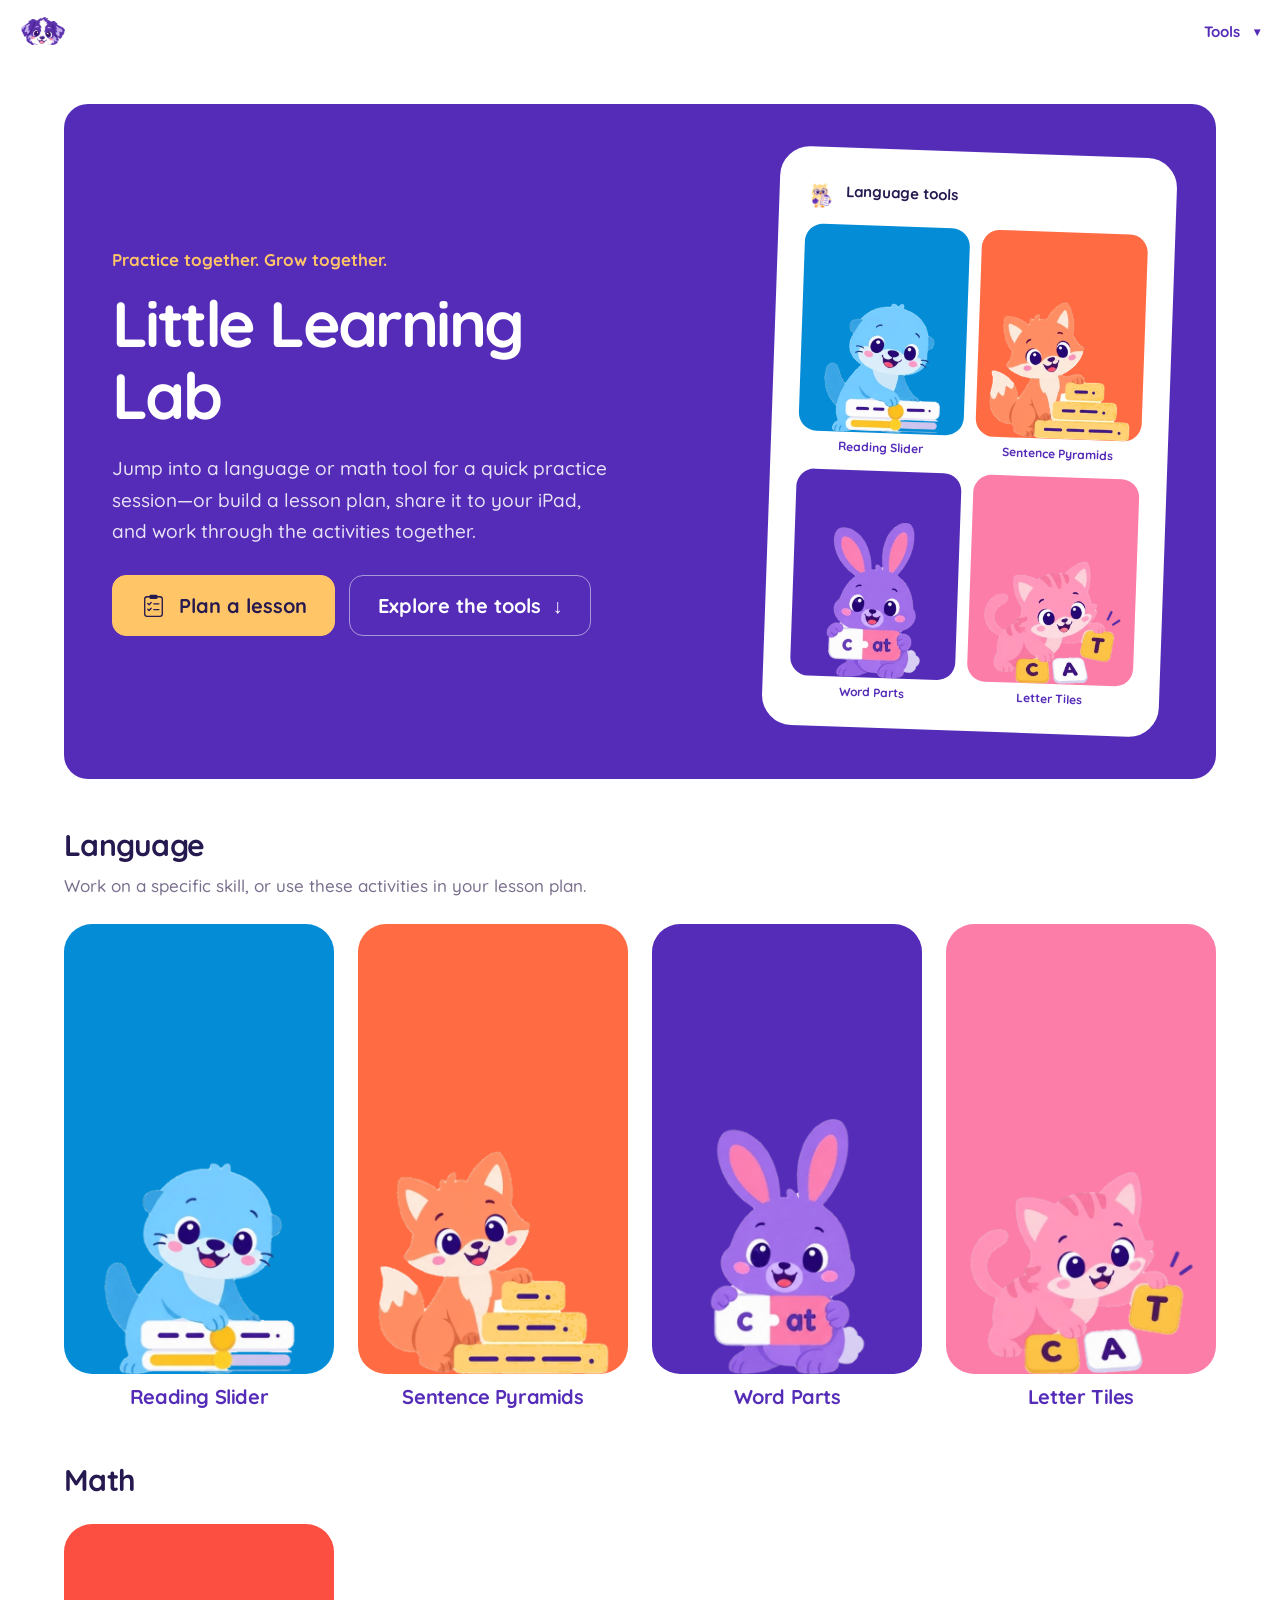
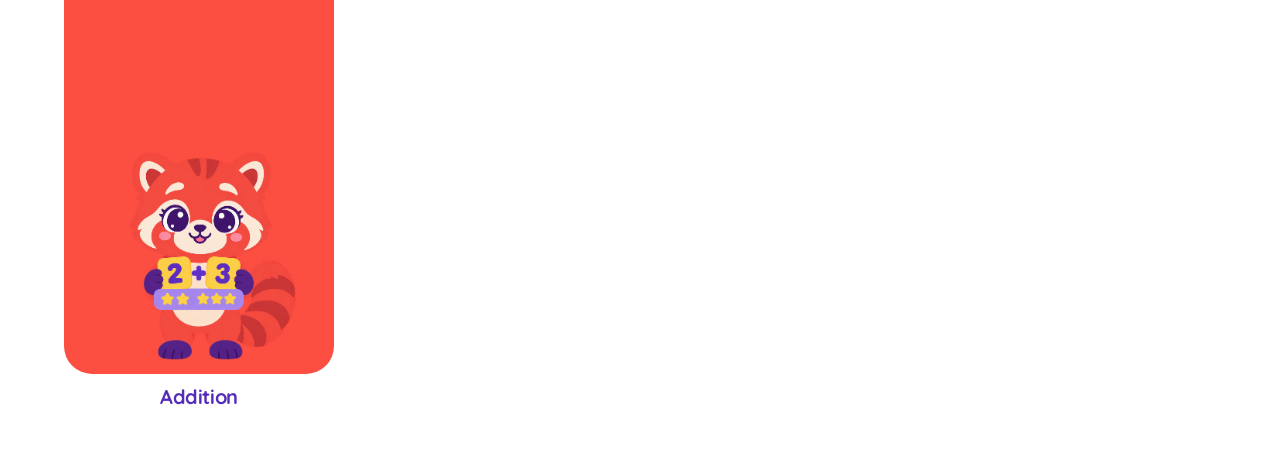
<file: index.html>
<!doctype html>
<html lang="en">
<head>
  <meta charset="utf-8">
  <meta name="viewport" content="width=device-width, initial-scale=1">
  <title>Little Learning Lab</title>
  <link rel="stylesheet" href="https://cdn.jsdelivr.net/npm/bootstrap@5.3.3/dist/css/bootstrap.min.css">
  <link rel="stylesheet" href="assets/css/styles.css">
<link rel="icon" type="image/x-icon" href="favicon.ico?v=puppy3">
<link rel="icon" type="image/png" sizes="32x32" href="assets/img/branding/favicon-32.png?v=puppy3">
<link rel="apple-touch-icon" sizes="180x180" href="assets/img/branding/apple-touch-icon.png?v=puppy3">
</head>
<body data-page="home">
  <nav id="appbar" class="appbar" aria-label="App navigation">
    <div class="nav-group" data-nav-slot="links"></div>
    <span class="appbar-title"></span>
    <div class="nav-group" data-nav-slot="reading"></div>
    <div class="nav-group nav-actions" data-nav-slot="actions"></div>
    <div class="nav-group" data-nav-slot="timer"></div>
    <p id="app-notice" class="app-notice" role="status" aria-live="polite"></p>
  </nav>
  <main class="page-content home-content">
    <section class="home-hero" aria-labelledby="hero-title">
      <div class="hero-copy">
        <p class="hero-eyebrow">Practice together. Grow together.</p>
        <h1 id="hero-title">Little Learning Lab</h1>
        <p class="hero-description">Jump into a language or math tool for a quick practice session—or build a lesson plan, share it to your iPad, and work through the activities together.</p>
        <div class="hero-actions">
          <a class="btn btn-lg hero-lesson-button" href="lesson.html">
            <span class="hero-button-icon" data-tool-icon="lesson" aria-hidden="true"></span>
            Plan a lesson
          </a>
          <a class="btn btn-lg btn-outline-primary" href="#practice-tools">Explore the tools <span aria-hidden="true">↓</span></a>
        </div>
      </div>
      <div class="hero-preview hero-language-preview" aria-hidden="true">
        <div class="hero-language-heading"><img src="assets/img/tool-icons/lesson-plan.png" alt=""><span>Language tools</span></div>
        <div class="hero-language-grid">
          <div class="hero-language-card tool-theme" data-tool="slider"><div class="hero-language-art"><img src="assets/img/tool-icons/reading-slider.png" alt="" width="2048" height="2304" decoding="async"></div><span class="hero-language-label">Reading Slider</span></div>
          <div class="hero-language-card tool-theme" data-tool="pyramid"><div class="hero-language-art"><img src="assets/img/tool-icons/sentence-pyramids.png" alt="" width="2048" height="2304" decoding="async"></div><span class="hero-language-label">Sentence Pyramids</span></div>
          <div class="hero-language-card tool-theme" data-tool="wordparts"><div class="hero-language-art"><img src="assets/img/tool-icons/word-parts.png" alt="" width="2048" height="2304" decoding="async"></div><span class="hero-language-label">Word Parts</span></div>
          <div class="hero-language-card tool-theme" data-tool="lettertiles"><div class="hero-language-art"><img src="assets/img/tool-icons/letter-tiles.png" alt="" width="2048" height="2304" decoding="async"></div><span class="hero-language-label">Letter Tiles</span></div>
        </div>
      </div>
    </section>
    <section id="practice-tools" aria-labelledby="practice-title">
      <header class="practice-introduction">
        <h2 id="practice-title">Language</h2>
        <p>Work on a specific skill, or use these activities in your lesson plan.</p>
      </header>
      <nav class="tool-grid" aria-label="Practice tools">
        <a class="mascot-tool-card" data-tool="slider" href="language/slider.html">
          <span class="mascot-tool-art">
            <img src="assets/img/tool-icons/reading-slider.png" alt="" width="768" height="768" loading="lazy" decoding="async">
          </span>
          <h2 class="mascot-tool-title">Reading Slider</h2>
        </a>
        <a class="mascot-tool-card" data-tool="pyramid" href="language/pyramid.html">
          <span class="mascot-tool-art">
            <img src="assets/img/tool-icons/sentence-pyramids.png" alt="" width="768" height="768" loading="lazy" decoding="async">
          </span>
          <h2 class="mascot-tool-title">Sentence Pyramids</h2>
        </a>
        <a class="mascot-tool-card" data-tool="wordparts" href="language/wordparts.html">
          <span class="mascot-tool-art">
            <img src="assets/img/tool-icons/word-parts.png" alt="" width="768" height="768" loading="lazy" decoding="async">
          </span>
          <h2 class="mascot-tool-title">Word Parts</h2>
        </a>
        <a class="mascot-tool-card" data-tool="lettertiles" href="language/lettertiles.html">
          <span class="mascot-tool-art">
            <img src="assets/img/tool-icons/letter-tiles.png" alt="" width="768" height="768" loading="lazy" decoding="async">
          </span>
          <h2 class="mascot-tool-title">Letter Tiles</h2>
        </a>
      </nav>
    </section>
  
<section id="math-tools" class="math-home-section" aria-labelledby="math-tools-title"><header class="practice-introduction"><h2 id="math-tools-title">Math</h2></header><nav class="math-tool-grid" aria-label="Math tools"><a class="mascot-tool-card math-addition-card" data-tool="addition" href="math/addition.html"><span class="mascot-tool-art math-addition-art"><img src="assets/img/tool-icons/addition.png" alt="" width="1254" height="1254" loading="lazy" decoding="async"></span><h2 class="mascot-tool-title">Addition</h2></a></nav></section>
</main>
  <script src="https://code.jquery.com/jquery-3.7.1.min.js"></script>
  <script src="assets/js/app.js"></script>
</body>
</html>
</file>
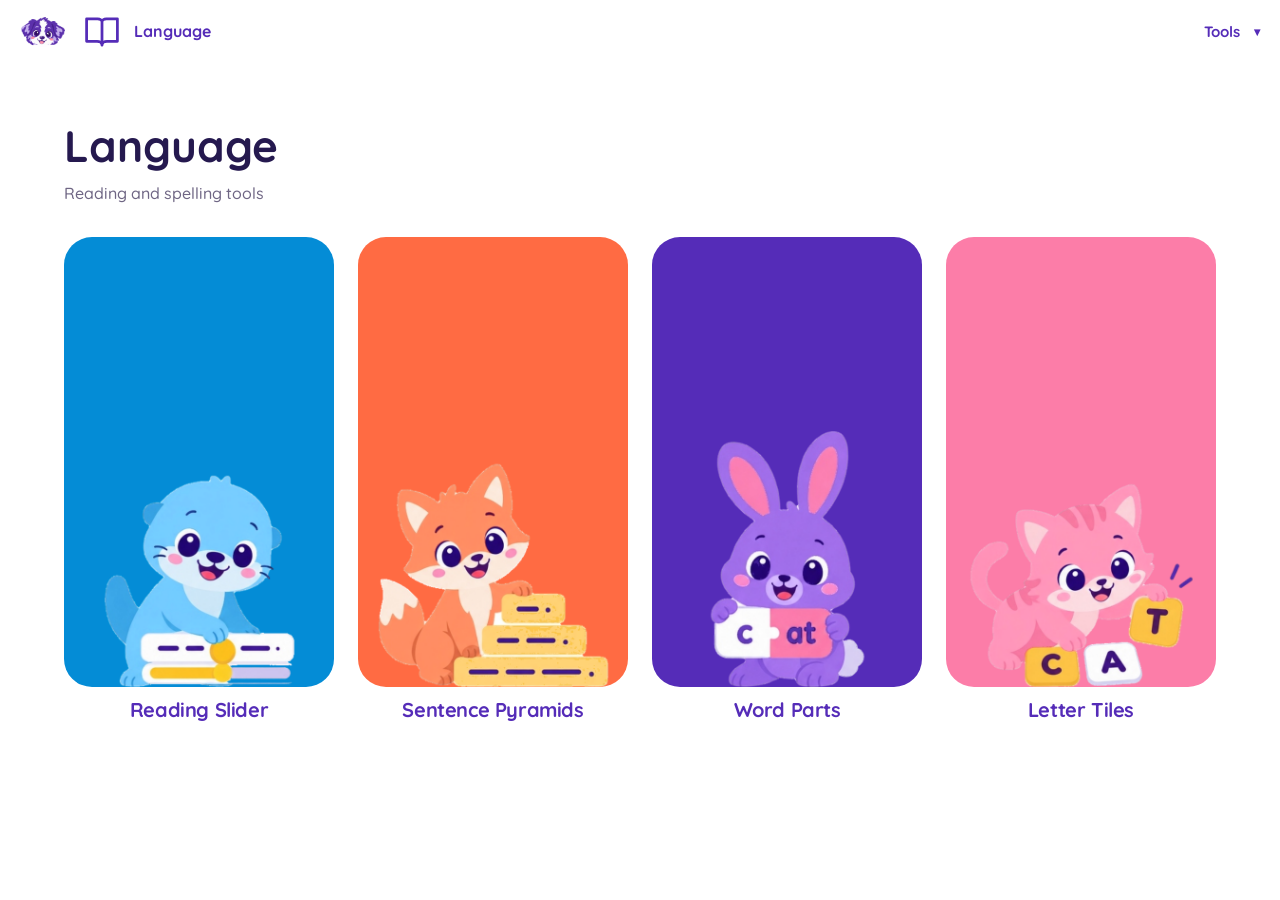
<file: language/index.html>
<!doctype html><html lang="en"><head><meta charset="utf-8"><meta name="viewport" content="width=device-width, initial-scale=1"><title>Language Tools</title><link rel="stylesheet" href="https://cdn.jsdelivr.net/npm/bootstrap@5.3.3/dist/css/bootstrap.min.css"><link rel="stylesheet" href="../assets/css/styles.css">
<link rel="icon" type="image/x-icon" href="../favicon.ico?v=puppy3">
<link rel="icon" type="image/png" sizes="32x32" href="../assets/img/branding/favicon-32.png?v=puppy3">
<link rel="apple-touch-icon" sizes="180x180" href="../assets/img/branding/apple-touch-icon.png?v=puppy3">
</head><body data-page="language"><nav id="appbar" class="appbar" aria-label="App navigation"><div class="nav-group" data-nav-slot="links"></div><span class="appbar-title"></span><div class="nav-group" data-nav-slot="reading"></div><div class="nav-group nav-actions" data-nav-slot="actions"></div><div class="nav-group" data-nav-slot="timer"></div><p id="app-notice" class="app-notice" role="status" aria-live="polite"></p></nav><main class="page-content home-content"><header class="language-page-heading"><h1>Language</h1><p>Reading and spelling tools</p></header><nav class="tool-grid" aria-label="Language tools"><a class="mascot-tool-card" data-tool="slider" href="slider.html"><span class="mascot-tool-art"><img src="../assets/img/tool-icons/reading-slider.png" alt="" width="2048" height="2304" loading="lazy" decoding="async"></span><h2 class="mascot-tool-title">Reading Slider</h2></a>
<a class="mascot-tool-card" data-tool="pyramid" href="pyramid.html"><span class="mascot-tool-art"><img src="../assets/img/tool-icons/sentence-pyramids.png" alt="" width="2048" height="2304" loading="lazy" decoding="async"></span><h2 class="mascot-tool-title">Sentence Pyramids</h2></a>
<a class="mascot-tool-card" data-tool="wordparts" href="wordparts.html"><span class="mascot-tool-art"><img src="../assets/img/tool-icons/word-parts.png" alt="" width="2048" height="2304" loading="lazy" decoding="async"></span><h2 class="mascot-tool-title">Word Parts</h2></a>
<a class="mascot-tool-card" data-tool="lettertiles" href="lettertiles.html"><span class="mascot-tool-art"><img src="../assets/img/tool-icons/letter-tiles.png" alt="" width="2048" height="2304" loading="lazy" decoding="async"></span><h2 class="mascot-tool-title">Letter Tiles</h2></a></nav></main><script src="https://code.jquery.com/jquery-3.7.1.min.js"></script><script src="../assets/js/app.js"></script></body></html>
</file>
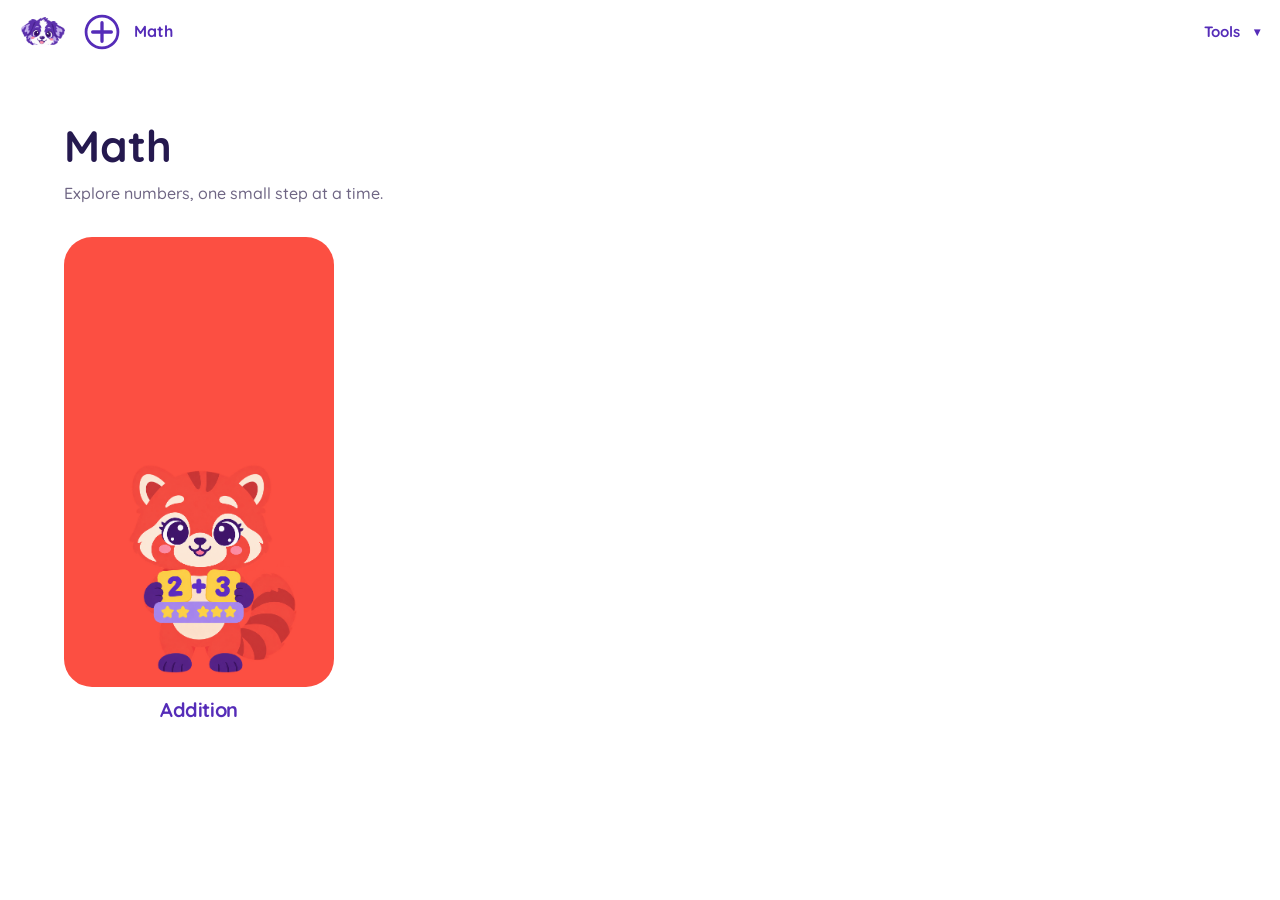
<file: math/index.html>
<!doctype html><html lang="en"><head><title>Math | Little Learning Lab</title><meta charset="utf-8"><meta name="viewport" content="width=device-width, initial-scale=1"><link rel="stylesheet" href="https://cdn.jsdelivr.net/npm/bootstrap@5.3.3/dist/css/bootstrap.min.css"><link rel="stylesheet" href="../assets/css/styles.css"><link rel="icon" type="image/x-icon" href="../favicon.ico?v=puppy3"><link rel="icon" type="image/png" sizes="32x32" href="../assets/img/branding/favicon-32.png?v=puppy3"><link rel="apple-touch-icon" sizes="180x180" href="../assets/img/branding/apple-touch-icon.png?v=puppy3"></head><body data-page="math"><nav id="appbar" class="appbar" aria-label="App navigation"><div class="nav-group" data-nav-slot="links"></div><span class="appbar-title"></span><div class="nav-group" data-nav-slot="reading"></div><div class="nav-group nav-actions" data-nav-slot="actions"></div><div class="nav-group" data-nav-slot="timer"></div><p id="app-notice" class="app-notice" role="status" aria-live="polite"></p></nav><main class="page-content home-content"><header class="language-page-heading"><h1>Math</h1><p>Explore numbers, one small step at a time.</p></header><nav class="math-tool-grid" aria-label="Math tools"><a class="mascot-tool-card math-addition-card" data-tool="addition" href="addition.html"><span class="mascot-tool-art math-addition-art"><img src="../assets/img/tool-icons/addition.png" alt="" width="1254" height="1254" loading="lazy" decoding="async"></span><h2 class="mascot-tool-title">Addition</h2></a></nav></main><script src="https://code.jquery.com/jquery-3.7.1.min.js"></script><script src="../assets/js/app.js"></script></body></html>
</file>
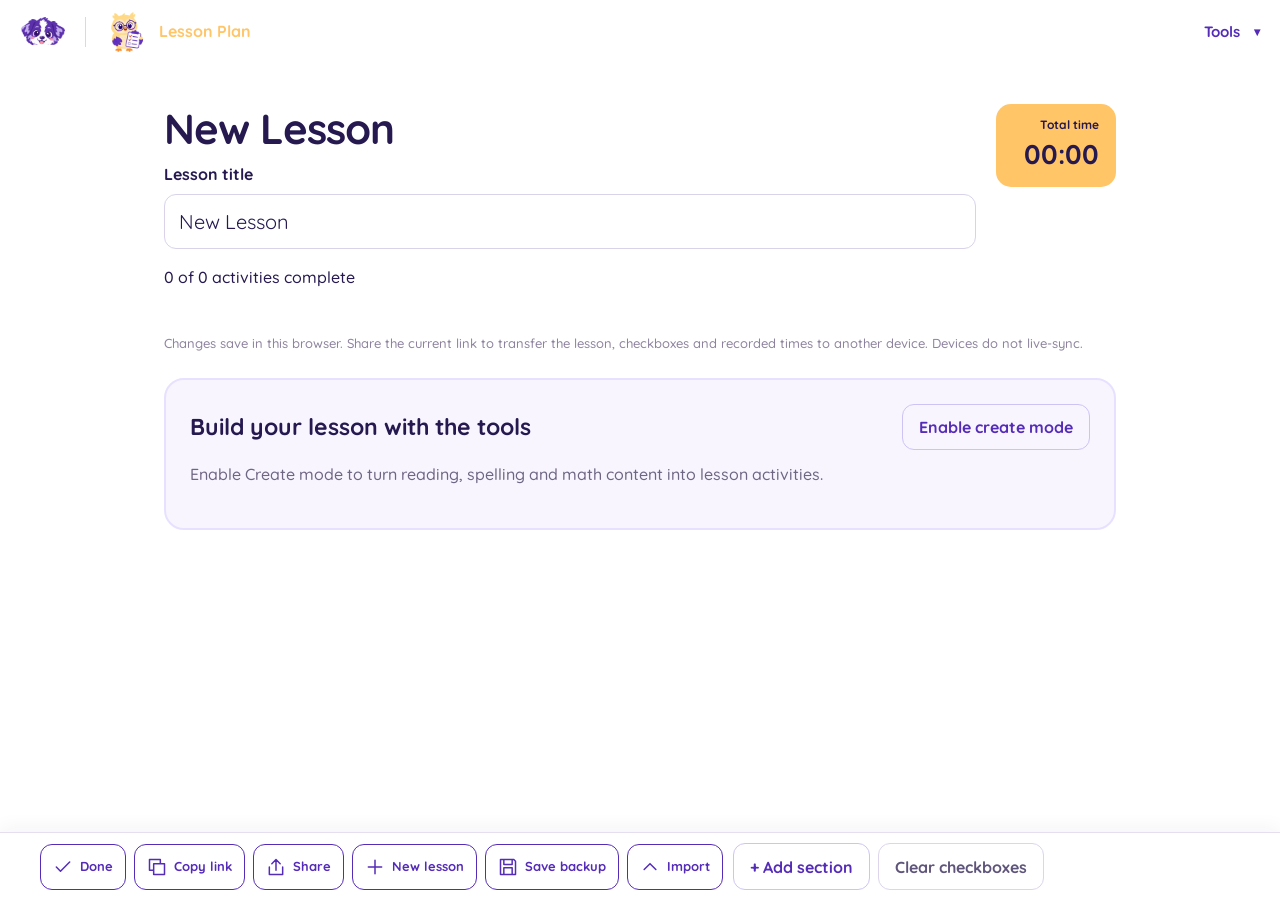
<file: lesson.html>
<!doctype html>
<html lang="en">
<head>
  <meta charset="utf-8">
  <meta name="viewport" content="width=device-width, initial-scale=1">
  <title>Lesson Plan</title>
  <link rel="stylesheet" href="https://cdn.jsdelivr.net/npm/bootstrap@5.3.3/dist/css/bootstrap.min.css">
  <link rel="stylesheet" href="assets/css/styles.css">
<link rel="icon" type="image/x-icon" href="favicon.ico?v=puppy3">
<link rel="icon" type="image/png" sizes="32x32" href="assets/img/branding/favicon-32.png?v=puppy3">
<link rel="apple-touch-icon" sizes="180x180" href="assets/img/branding/apple-touch-icon.png?v=puppy3">
</head>
<body data-page="lesson">
  <nav id="appbar" class="appbar" aria-label="App navigation">
    <div class="nav-group" data-nav-slot="links"></div>
    <span class="appbar-title"></span>
    <div class="nav-group" data-nav-slot="reading"></div>
    <div class="nav-group nav-actions" data-nav-slot="actions"></div>
    <div class="nav-group" data-nav-slot="timer"></div>
    <p id="app-notice" class="app-notice" role="status" aria-live="polite"></p>
  </nav>
  <main id="lesson-panel" class="page-content">
    <div class="lesson-heading">
      <div>
        <h1 id="lesson-title"></h1>
        <label for="lesson-title-input" class="form-label edit-only">Lesson title</label>
        <input id="lesson-title-input" class="form-control form-control-lg edit-only" maxlength="200">
        <p id="lesson-progress" class="mt-3" role="status"></p>
      </div>
      <div class="lesson-total-card">
        <span>Total time</span>
        <output id="lesson-total" aria-label="Total elapsed activity time">00:00</output>
      </div>
    </div>
    <p class="lesson-note">Changes save in this browser. Share the current link to transfer the lesson, checkboxes and recorded times to another device. Devices do not live-sync.</p>
    <p id="lesson-message" role="status" aria-live="polite"></p>
    <div id="lesson-sections"></div>
    
    
    <input id="lesson-import-file" type="file" accept="application/json,.json" hidden>
  </main>
  <nav id="lesson-editor-nav" aria-label="Lesson editing and saving"><div class="lesson-editor-inner"><div data-nav-slot="lesson-editor"></div><div class="lesson-editor-static"><button id="lesson-add-section" class="btn btn-outline-primary edit-only" type="button">+ Add section</button><button id="lesson-clear" class="btn btn-outline-secondary" type="button">Clear checkboxes</button></div></div></nav>
<script src="https://code.jquery.com/jquery-3.7.1.min.js"></script>
  <script src="assets/js/app.js"></script>
  <script src="assets/js/lesson.js"></script>
</body>
</html>
</file>
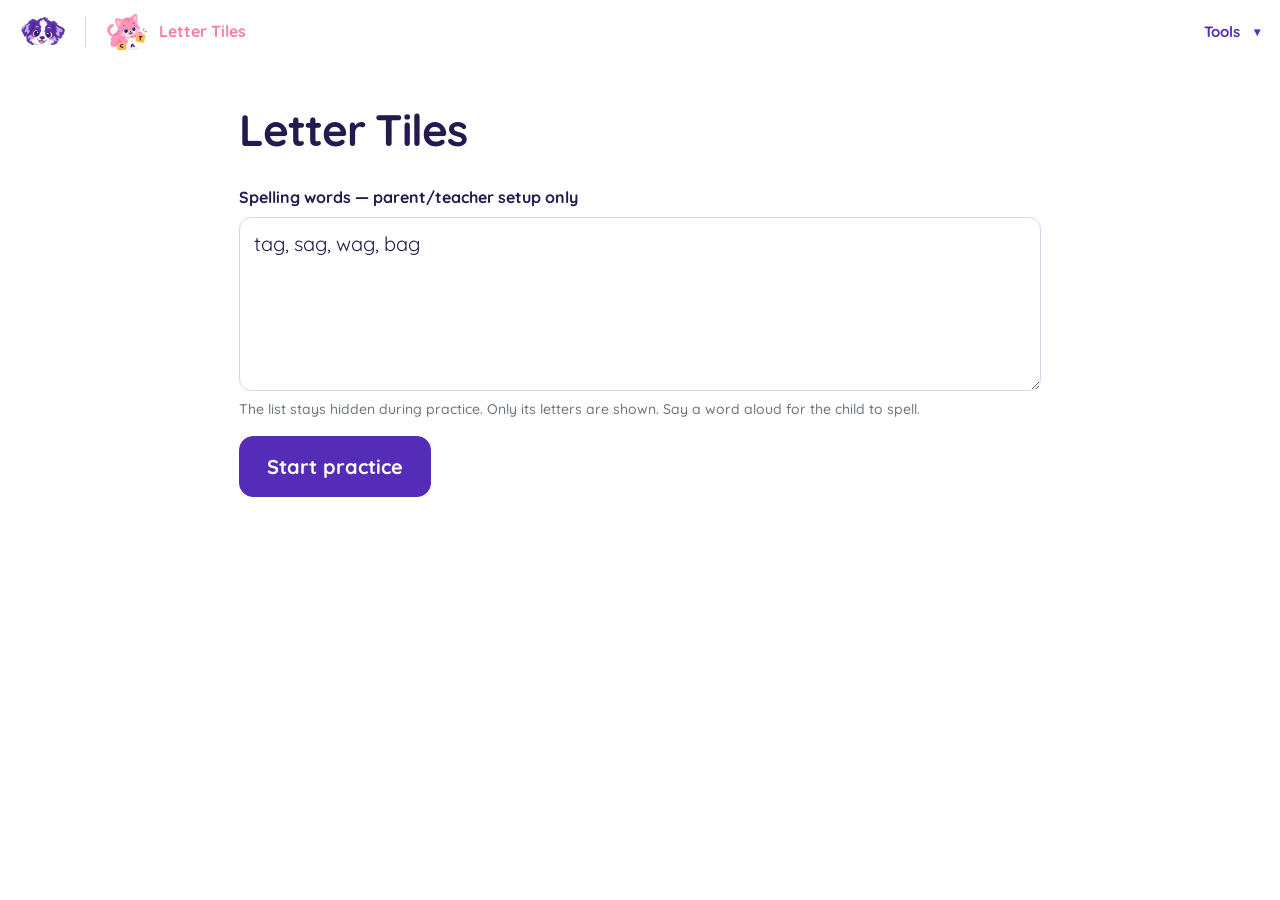
<file: language/lettertiles.html>
<!doctype html>
<html lang="en">
<head>
  <meta charset="utf-8">
  <meta name="viewport" content="width=device-width, initial-scale=1">
  <title>Letter Tiles</title>
  <link rel="stylesheet" href="https://cdn.jsdelivr.net/npm/bootstrap@5.3.3/dist/css/bootstrap.min.css">
  <link rel="stylesheet" href="../assets/css/styles.css">
<link rel="icon" type="image/x-icon" href="../favicon.ico?v=puppy3">
<link rel="icon" type="image/png" sizes="32x32" href="../assets/img/branding/favicon-32.png?v=puppy3">
<link rel="apple-touch-icon" sizes="180x180" href="../assets/img/branding/apple-touch-icon.png?v=puppy3">
</head>
<body data-page="lettertiles">
  <nav id="appbar" class="appbar" aria-label="App navigation">
    <div class="nav-group" data-nav-slot="links"></div>
    <span class="appbar-title"></span>
    <div class="nav-group" data-nav-slot="reading"></div>
    <div class="nav-group nav-actions" data-nav-slot="actions"></div>
    <div class="nav-group" data-nav-slot="timer"></div>
    <p id="app-notice" class="app-notice" role="status" aria-live="polite"></p>
  </nav>
  <main id="setup-panel" class="page-content setup-panel">
    <h1>Letter Tiles</h1>
    <form id="tile-form">
      <label for="tile-words" class="form-label">Spelling words — parent/teacher setup only</label>
      <textarea id="tile-words" class="form-control form-control-lg" rows="5" maxlength="10000">tag, sag, wag, bag</textarea>
      <p class="text-secondary small mt-2">The list stays hidden during practice. Only its letters are shown. Say a word aloud for the child to spell.</p>
      <button class="btn btn-primary btn-lg" type="submit">Start practice</button>
      <p id="tile-error" class="text-danger mt-3" role="status"></p>
    </form>
  </main>
  <section id="reader-panel" class="reader-panel" aria-label="Letter tile spelling activity" hidden>
    <div class="tile-layout">
      <main>
        <h2>Spell a word</h2>
        <p class="text-secondary">Drag or tap a letter. Letters can be used more than once.</p>
        <div id="tile-bank" class="tile-bank" role="group" aria-label="Available letter tiles"></div>
        <div id="tile-board" class="tile-board" role="group" aria-label="Spelling area"></div>
        <div class="tile-actions">
          <button id="tile-check" class="btn btn-primary" type="button">Check word</button>
          <button id="tile-clear" class="btn btn-outline-secondary" type="button">Clear</button>
          <button id="tile-delete" class="btn btn-outline-secondary" type="button">⌫ Last letter</button>
        </div>
        <p id="tile-feedback" class="tile-feedback" role="status" aria-live="polite"></p>
        <p class="small text-secondary">Move tiles to reorder. Use × to remove. Keyboard: arrow keys move a placed tile; Delete removes it.</p>
      </main>
      <aside class="tile-completed" aria-label="Completed spelling words">
        <h2>Completed words</h2>
        <p id="tile-progress"></p>
        <ol id="tile-completed"></ol>
      </aside>
    </div>
  </section>
  <script src="https://code.jquery.com/jquery-3.7.1.min.js"></script>
  <script src="../assets/js/app.js"></script>
  <script src="../assets/js/language/lettertiles.js"></script>
</body>
</html>
</file>
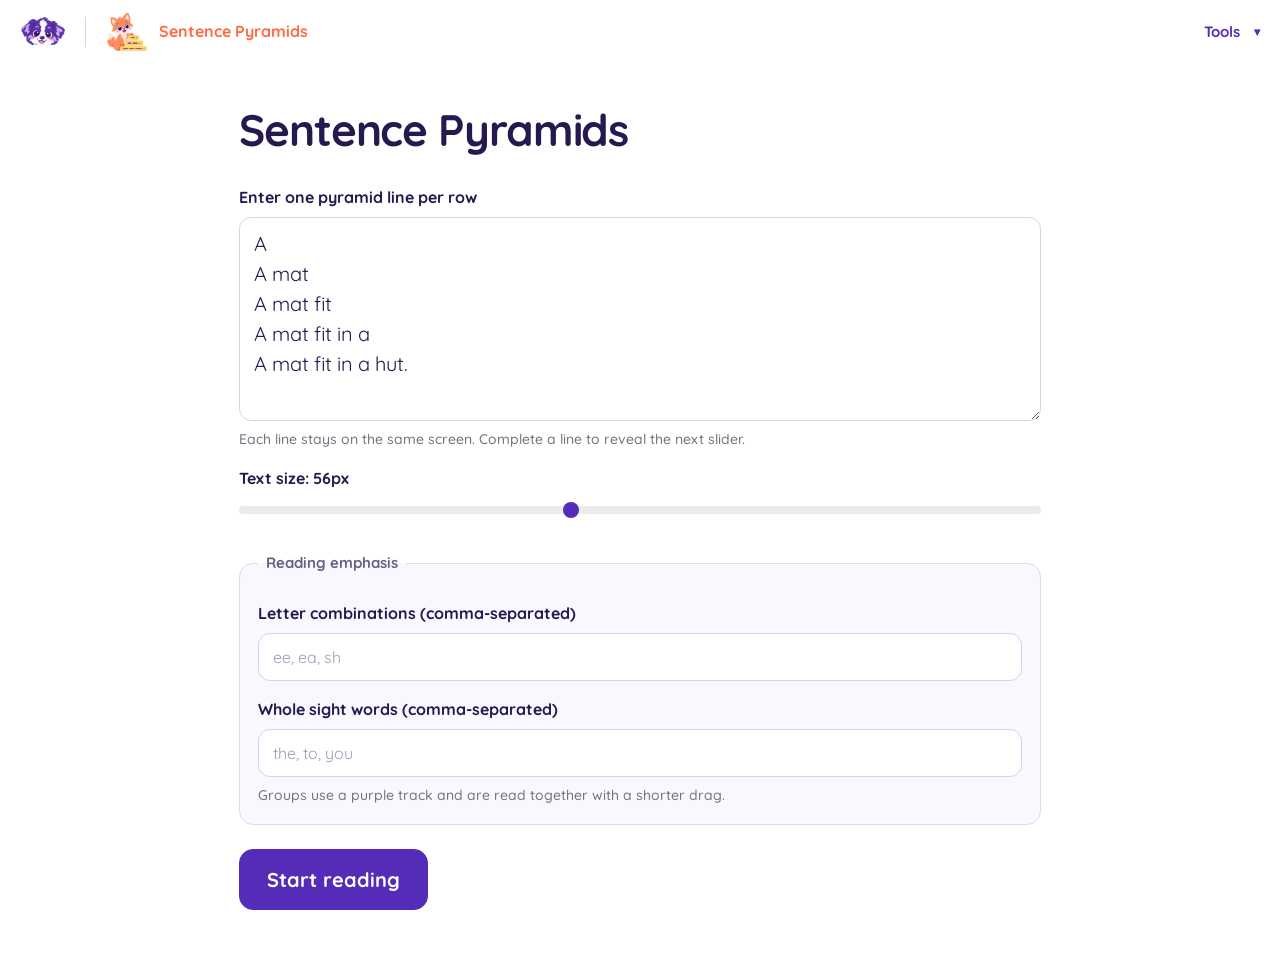
<file: language/pyramid.html>
<!doctype html>
<html lang="en">
<head>
  <meta charset="utf-8">
  <meta name="viewport" content="width=device-width, initial-scale=1">
  <title>Sentence Pyramids</title>
  <link rel="stylesheet" href="https://cdn.jsdelivr.net/npm/bootstrap@5.3.3/dist/css/bootstrap.min.css">
  <link rel="stylesheet" href="../assets/css/styles.css">
<link rel="icon" type="image/x-icon" href="../favicon.ico?v=puppy3">
<link rel="icon" type="image/png" sizes="32x32" href="../assets/img/branding/favicon-32.png?v=puppy3">
<link rel="apple-touch-icon" sizes="180x180" href="../assets/img/branding/apple-touch-icon.png?v=puppy3">
</head>
<body data-page="pyramid">
  <nav id="appbar" class="appbar" aria-label="App navigation">
    <div class="nav-group" data-nav-slot="links"></div>
    <span class="appbar-title"></span>
    <div class="nav-group" data-nav-slot="reading"></div>
    <div class="nav-group nav-actions" data-nav-slot="actions"></div>
    <div class="nav-group" data-nav-slot="timer"></div>
    <p id="app-notice" class="app-notice" role="status" aria-live="polite"></p>
  </nav>
  <main id="setup-panel" class="page-content setup-panel">
    <h1>Sentence Pyramids</h1>
    <form id="reading-form">
      <input id="reading-format" type="hidden" value="text">

      <label for="reading-text" class="form-label">Enter one pyramid line per row</label>
      <textarea id="reading-text" class="form-control form-control-lg" rows="6" maxlength="50000">A
A mat
A mat fit
A mat fit in a
A mat fit in a hut.</textarea>
      <p class="small text-secondary mt-2">Each line stays on the same screen. Complete a line to reveal the next slider.</p>
      <label for="reading-size" class="form-label">Text size: <span id="reading-size-label">56px</span></label>
      <input id="reading-size" class="form-range" type="range" min="28" max="96" value="56">
      <fieldset class="emphasis-settings">
        <legend>Reading emphasis</legend>
        <label for="reading-groups" class="form-label">Letter combinations (comma-separated)</label>
        <input id="reading-groups" class="form-control" placeholder="ee, ea, sh">
        <label for="reading-sight" class="form-label mt-3">Whole sight words (comma-separated)</label>
        <input id="reading-sight" class="form-control" placeholder="the, to, you">
        <p class="small text-secondary mt-2 mb-0">Groups use a purple track and are read together with a shorter drag.</p>
      </fieldset>
      <button id="reading-start" class="btn btn-primary btn-lg" type="submit">Start reading</button>
      <p id="reading-error" class="text-danger mt-3" role="status"></p>
    </form>
  </main>
  <section id="reader-panel" class="reader-panel" aria-label="Sentence Pyramids activity" hidden>
    <nav id="example-dots" class="example-dots" aria-label="Reading examples" hidden></nav>
    <div id="reading-viewport" class="reading-viewport">
      <div id="reading-stage" class="reading-stage"></div>
    </div>
    <footer id="reading-status" class="reading-footer" role="status" aria-live="polite"></footer>
  </section>
  <script src="https://code.jquery.com/jquery-3.7.1.min.js"></script>
  <script src="../assets/js/app.js"></script>
  <script src="../assets/js/language/reading.js"></script>
</body>
</html>
</file>
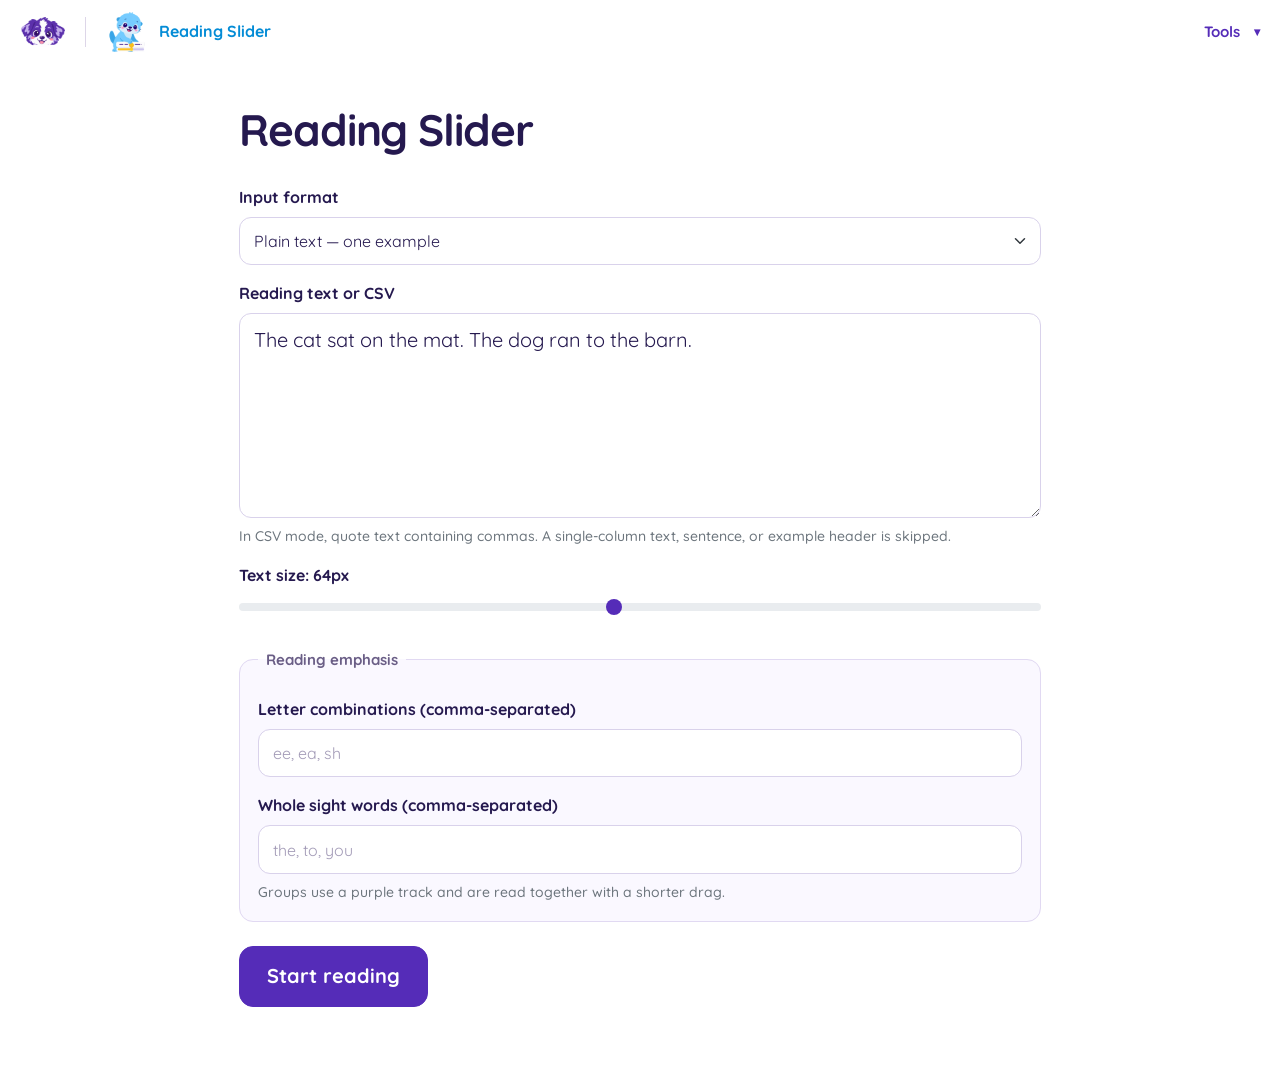
<file: language/slider.html>
<!doctype html>
<html lang="en">
<head>
  <meta charset="utf-8">
  <meta name="viewport" content="width=device-width, initial-scale=1">
  <title>Reading Slider</title>
  <link rel="stylesheet" href="https://cdn.jsdelivr.net/npm/bootstrap@5.3.3/dist/css/bootstrap.min.css">
  <link rel="stylesheet" href="../assets/css/styles.css">
<link rel="icon" type="image/x-icon" href="../favicon.ico?v=puppy3">
<link rel="icon" type="image/png" sizes="32x32" href="../assets/img/branding/favicon-32.png?v=puppy3">
<link rel="apple-touch-icon" sizes="180x180" href="../assets/img/branding/apple-touch-icon.png?v=puppy3">
</head>
<body data-page="slider">
  <nav id="appbar" class="appbar" aria-label="App navigation">
    <div class="nav-group" data-nav-slot="links"></div>
    <span class="appbar-title"></span>
    <div class="nav-group" data-nav-slot="reading"></div>
    <div class="nav-group nav-actions" data-nav-slot="actions"></div>
    <div class="nav-group" data-nav-slot="timer"></div>
    <p id="app-notice" class="app-notice" role="status" aria-live="polite"></p>
  </nav>
  <main id="setup-panel" class="page-content setup-panel">
    <h1>Reading Slider</h1>
    <form id="reading-form">
      <label for="reading-format" class="form-label">Input format</label>
      <select id="reading-format" class="form-select mb-3">
        <option value="text">Plain text — one example</option>
        <option value="csv">CSV — each nonempty cell is an example</option>
      </select>

      <label for="reading-text" class="form-label">Reading text or CSV</label>
      <textarea id="reading-text" class="form-control form-control-lg" rows="6" maxlength="50000">The cat sat on the mat. The dog ran to the barn.</textarea>
      <p class="small text-secondary mt-2">In CSV mode, quote text containing commas. A single-column text, sentence, or example header is skipped.</p>
      <label for="reading-size" class="form-label">Text size: <span id="reading-size-label">64px</span></label>
      <input id="reading-size" class="form-range" type="range" min="36" max="96" value="64">
      <fieldset class="emphasis-settings">
        <legend>Reading emphasis</legend>
        <label for="reading-groups" class="form-label">Letter combinations (comma-separated)</label>
        <input id="reading-groups" class="form-control" placeholder="ee, ea, sh">
        <label for="reading-sight" class="form-label mt-3">Whole sight words (comma-separated)</label>
        <input id="reading-sight" class="form-control" placeholder="the, to, you">
        <p class="small text-secondary mt-2 mb-0">Groups use a purple track and are read together with a shorter drag.</p>
      </fieldset>
      <button id="reading-start" class="btn btn-primary btn-lg" type="submit">Start reading</button>
      <p id="reading-error" class="text-danger mt-3" role="status"></p>
    </form>
  </main>
  <section id="reader-panel" class="reader-panel" aria-label="Reading Slider activity" hidden>
    <nav id="example-dots" class="example-dots" aria-label="Reading examples" hidden></nav>
    <div id="reading-viewport" class="reading-viewport">
      <div id="reading-stage" class="reading-stage"></div>
    </div>
    <footer id="reading-status" class="reading-footer" role="status" aria-live="polite"></footer>
  </section>
  <script src="https://code.jquery.com/jquery-3.7.1.min.js"></script>
  <script src="../assets/js/app.js"></script>
  <script src="../assets/js/language/reading.js"></script>
</body>
</html>
</file>
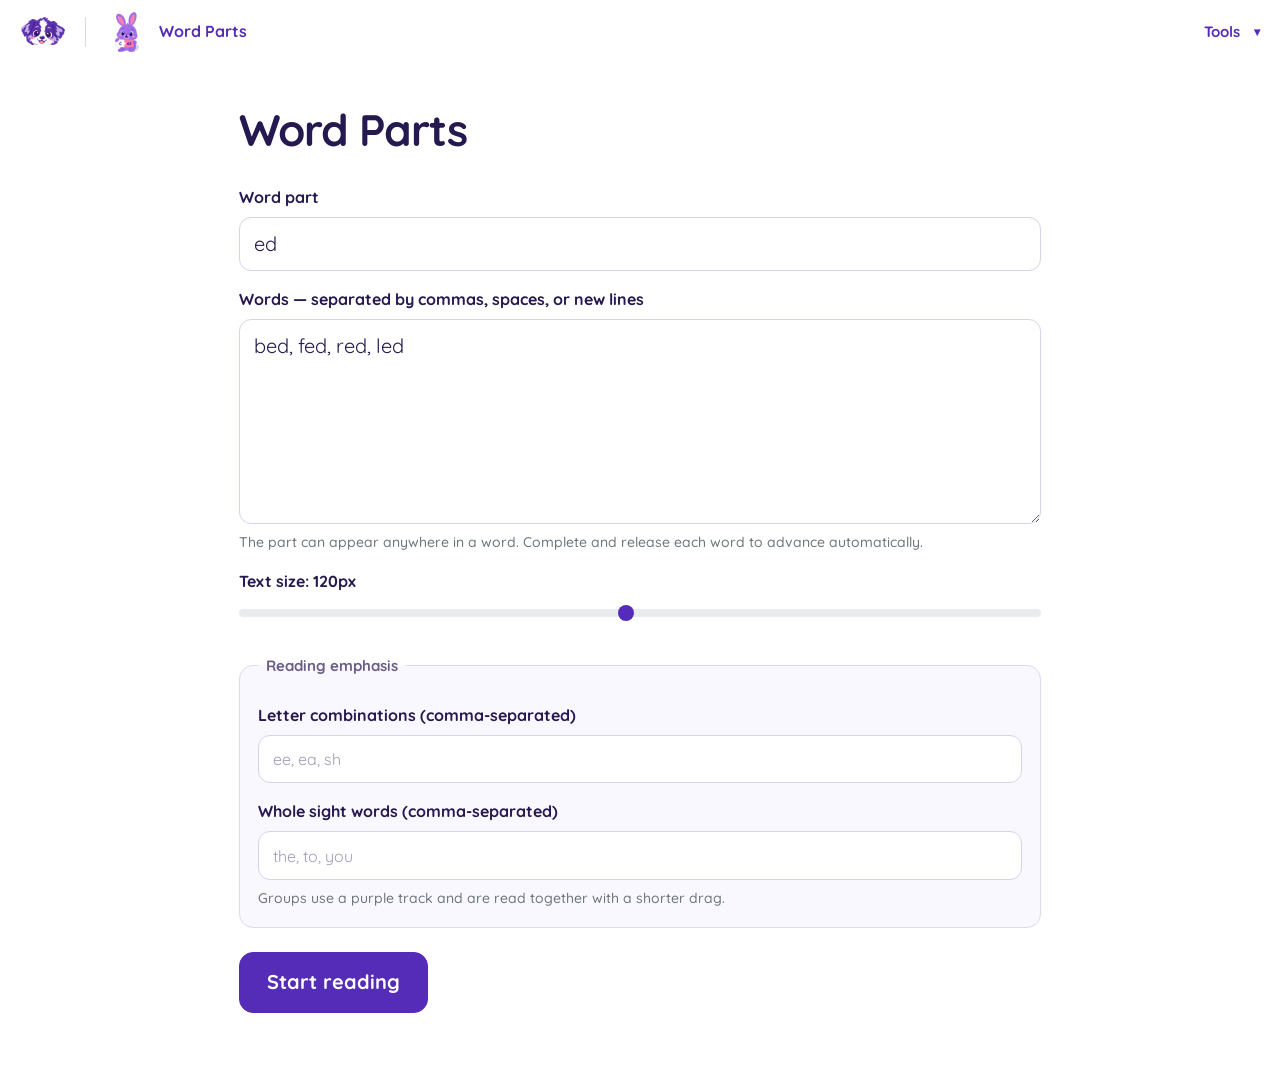
<file: language/wordparts.html>
<!doctype html>
<html lang="en">
<head>
  <meta charset="utf-8">
  <meta name="viewport" content="width=device-width, initial-scale=1">
  <title>Word Parts</title>
  <link rel="stylesheet" href="https://cdn.jsdelivr.net/npm/bootstrap@5.3.3/dist/css/bootstrap.min.css">
  <link rel="stylesheet" href="../assets/css/styles.css">
<link rel="icon" type="image/x-icon" href="../favicon.ico?v=puppy3">
<link rel="icon" type="image/png" sizes="32x32" href="../assets/img/branding/favicon-32.png?v=puppy3">
<link rel="apple-touch-icon" sizes="180x180" href="../assets/img/branding/apple-touch-icon.png?v=puppy3">
</head>
<body data-page="wordparts">
  <nav id="appbar" class="appbar" aria-label="App navigation">
    <div class="nav-group" data-nav-slot="links"></div>
    <span class="appbar-title"></span>
    <div class="nav-group" data-nav-slot="reading"></div>
    <div class="nav-group nav-actions" data-nav-slot="actions"></div>
    <div class="nav-group" data-nav-slot="timer"></div>
    <p id="app-notice" class="app-notice" role="status" aria-live="polite"></p>
  </nav>
  <main id="setup-panel" class="page-content setup-panel">
    <h1>Word Parts</h1>
    <form id="reading-form">
      <input id="reading-format" type="hidden" value="text">
      <label for="reading-part" class="form-label">Word part</label>
      <input id="reading-part" class="form-control form-control-lg mb-3" value="ed" maxlength="30" placeholder="ed, sh, or at" required>
      <label for="reading-text" class="form-label">Words — separated by commas, spaces, or new lines</label>
      <textarea id="reading-text" class="form-control form-control-lg" rows="6" maxlength="50000">bed, fed, red, led</textarea>
      <p class="small text-secondary mt-2">The part can appear anywhere in a word. Complete and release each word to advance automatically.</p>
      <label for="reading-size" class="form-label">Text size: <span id="reading-size-label">120px</span></label>
      <input id="reading-size" class="form-range" type="range" min="64" max="180" value="120">
      <fieldset class="emphasis-settings">
        <legend>Reading emphasis</legend>
        <label for="reading-groups" class="form-label">Letter combinations (comma-separated)</label>
        <input id="reading-groups" class="form-control" placeholder="ee, ea, sh">
        <label for="reading-sight" class="form-label mt-3">Whole sight words (comma-separated)</label>
        <input id="reading-sight" class="form-control" placeholder="the, to, you">
        <p class="small text-secondary mt-2 mb-0">Groups use a purple track and are read together with a shorter drag.</p>
      </fieldset>
      <button id="reading-start" class="btn btn-primary btn-lg" type="submit">Start reading</button>
      <p id="reading-error" class="text-danger mt-3" role="status"></p>
    </form>
  </main>
  <section id="reader-panel" class="reader-panel" aria-label="Word Parts activity" hidden>
    <nav id="example-dots" class="example-dots" aria-label="Reading examples" hidden></nav>
    <div id="reading-viewport" class="reading-viewport">
      <div id="reading-stage" class="reading-stage"></div>
    </div>
    <footer id="reading-status" class="reading-footer" role="status" aria-live="polite"></footer>
  </section>
  <script src="https://code.jquery.com/jquery-3.7.1.min.js"></script>
  <script src="../assets/js/app.js"></script>
  <script src="../assets/js/language/reading.js"></script>
</body>
</html>
</file>
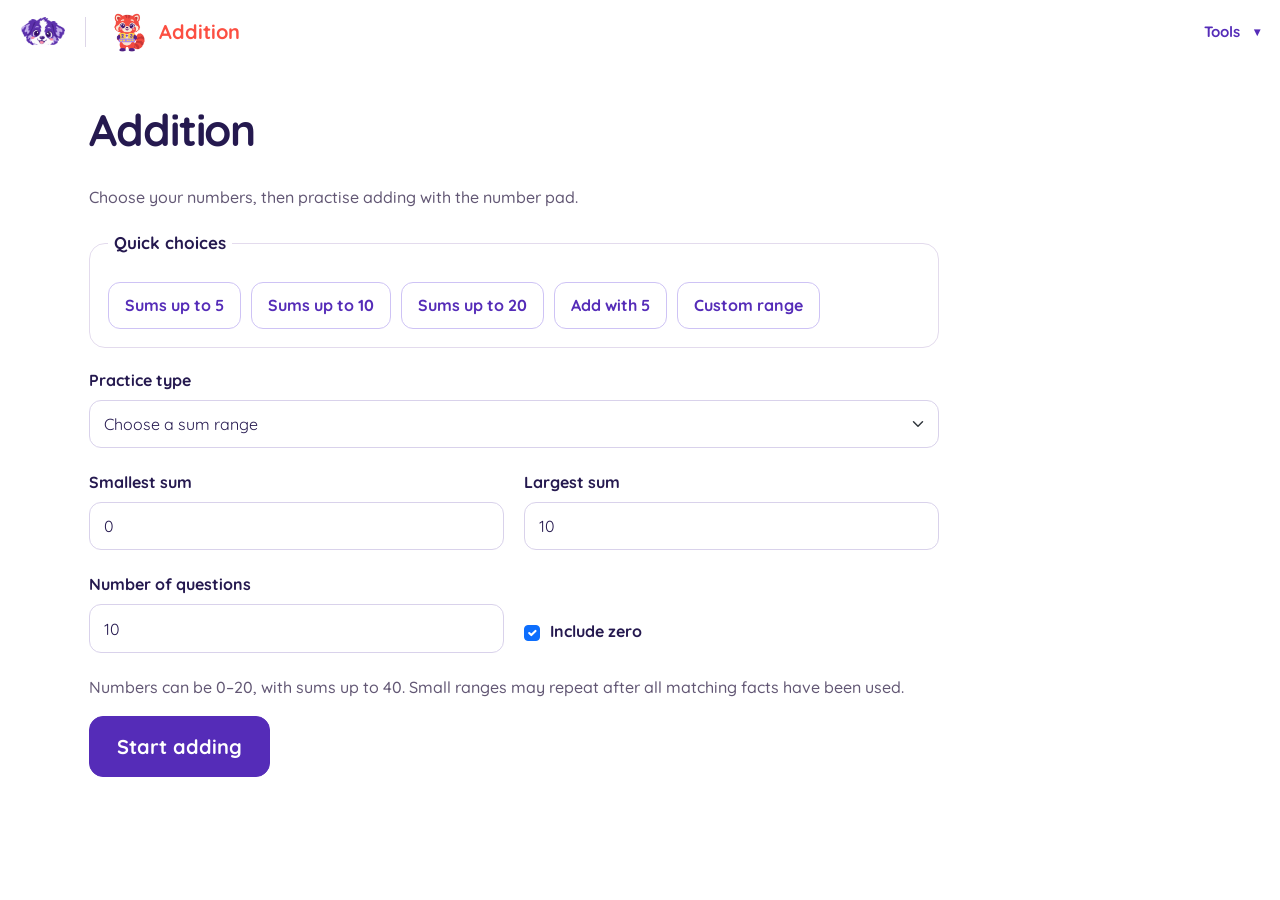
<file: math/addition.html>
<!doctype html><html lang="en"><head><title>Addition | Little Learning Lab</title><meta charset="utf-8"><meta name="viewport" content="width=device-width, initial-scale=1"><link rel="stylesheet" href="https://cdn.jsdelivr.net/npm/bootstrap@5.3.3/dist/css/bootstrap.min.css"><link rel="stylesheet" href="../assets/css/styles.css"><link rel="icon" type="image/x-icon" href="../favicon.ico?v=puppy3"><link rel="icon" type="image/png" sizes="32x32" href="../assets/img/branding/favicon-32.png?v=puppy3"><link rel="apple-touch-icon" sizes="180x180" href="../assets/img/branding/apple-touch-icon.png?v=puppy3"></head><body data-page="addition"><nav id="appbar" class="appbar" aria-label="App navigation"><div class="nav-group" data-nav-slot="links"></div><span class="appbar-title"></span><div class="nav-group" data-nav-slot="reading"></div><div class="nav-group nav-actions" data-nav-slot="actions"></div><div class="nav-group" data-nav-slot="timer"></div><p id="app-notice" class="app-notice" role="status" aria-live="polite"></p></nav>
<main class="page-content addition-page">
<section id="setup-panel" class="setup-panel"><h1>Addition</h1><p class="addition-intro">Choose your numbers, then practise adding with the number pad.</p>
<form id="addition-settings">
<fieldset class="addition-settings-box"><legend>Quick choices</legend><div class="addition-presets"><button type="button" class="btn btn-outline-primary" data-addition-preset="5">Sums up to 5</button><button type="button" class="btn btn-outline-primary" data-addition-preset="10">Sums up to 10</button><button type="button" class="btn btn-outline-primary" data-addition-preset="20">Sums up to 20</button><button type="button" class="btn btn-outline-primary" data-addition-preset="fixed5">Add with 5</button><button type="button" class="btn btn-outline-primary" data-addition-preset="range">Custom range</button></div></fieldset>
<label class="form-label" for="addition-mode">Practice type</label><select id="addition-mode" class="form-select"><option value="sum">Choose a sum range</option><option value="fixed">Add with one fixed number</option><option value="range">Choose the range for both numbers</option></select>
<div class="addition-settings-row" data-addition-mode="sum"><label>Smallest sum<input id="addition-sum-min" class="form-control" type="number" min="0" max="40" step="1" value="0" required></label><label>Largest sum<input id="addition-sum-max" class="form-control" type="number" min="0" max="40" step="1" value="10" required></label></div>
<div class="addition-settings-row" data-addition-mode="fixed" hidden><label>Always add with<input id="addition-fixed" class="form-control" type="number" min="0" max="20" step="1" value="5" required></label><label>Other number: from<input id="addition-other-min" class="form-control" type="number" min="0" max="20" step="1" value="0" required></label><label>Other number: through<input id="addition-other-max" class="form-control" type="number" min="0" max="20" step="1" value="5" required></label></div>
<div class="addition-settings-row" data-addition-mode="range" hidden><label>Both numbers: from<input id="addition-min" class="form-control" type="number" min="0" max="20" step="1" value="0" required></label><label>Through<input id="addition-max" class="form-control" type="number" min="0" max="20" step="1" value="10" required></label></div>
<div class="addition-settings-row"><label>Number of questions<input id="addition-count" class="form-control" type="number" min="1" max="50" step="1" value="10" required></label><label class="addition-zero-label"><input id="addition-zero" class="form-check-input" type="checkbox" checked> Include zero</label></div><p class="addition-settings-note">Numbers can be 0–20, with sums up to 40. Small ranges may repeat after all matching facts have been used.</p><p id="addition-settings-error" role="alert"></p><button type="submit" class="btn btn-primary btn-lg">Start adding</button></form></section>
<section id="addition-practice" hidden><div id="addition-round" class="addition-round"><div class="addition-question-area"><div class="addition-progress-row"><p id="addition-progress"></p><button id="addition-hint" type="button" class="addition-hint" aria-label="Show or hide counting stars" aria-expanded="false" aria-controls="addition-stars" title="Count the stars">?</button></div><p id="addition-question-description" class="visually-hidden" role="status"></p><div class="addition-equation" role="group" aria-label="Addition question"><span id="addition-a"></span><span>+</span><span id="addition-b"></span><span>=</span><output id="addition-answer" aria-label="Your answer" aria-live="polite">?</output></div><section id="addition-stars" class="addition-stars" hidden aria-label="Counting help"><p>Count all the stars, then tap your answer.</p><div class="addition-star-groups"><div id="addition-stars-a" class="addition-star-pile" role="group"></div><span class="addition-star-plus" aria-hidden="true">+</span><div id="addition-stars-b" class="addition-star-pile" role="group"></div></div></section><p id="addition-feedback" class="addition-feedback" role="status" aria-live="polite"></p></div><form id="addition-answer-form" class="addition-answer-form" aria-label="Answer keypad"><div id="addition-keypad" class="addition-keypad"><button type="button" class="addition-key" data-digit="1">1</button>
<button type="button" class="addition-key" data-digit="2">2</button>
<button type="button" class="addition-key" data-digit="3">3</button>
<button type="button" class="addition-key" data-digit="4">4</button>
<button type="button" class="addition-key" data-digit="5">5</button>
<button type="button" class="addition-key" data-digit="6">6</button>
<button type="button" class="addition-key" data-digit="7">7</button>
<button type="button" class="addition-key" data-digit="8">8</button>
<button type="button" class="addition-key" data-digit="9">9</button><button type="button" class="addition-key" id="addition-backspace" aria-label="Delete last answer digit"><span aria-hidden="true">⌫</span><small>Delete</small></button><button type="button" class="addition-key" data-digit="0">0</button><button type="submit" class="addition-key addition-key-check" aria-label="Check answer"><span aria-hidden="true">✓</span><small>Check</small></button></div></form></div><section id="addition-summary" class="addition-summary" hidden><h2>Great adding!</h2><p id="addition-result"></p><button id="addition-again" type="button" class="btn btn-primary btn-lg">Practise again</button></section></section>
</main><script src="https://code.jquery.com/jquery-3.7.1.min.js"></script><script src="../assets/js/app.js"></script><script src="../assets/js/math/addition.js"></script></body></html>
</file>
<file: assets/css/styles.css>
@import url('https://fonts.googleapis.com/css2?family=Quicksand:wght@400;500;600;700&display=swap');
@font-face {
  font-family: 'KG Primary Penmanship Alt';
  src: url('../fonts/KGPrimaryPenmanshipAlt.ttf') format('truetype');
  font-weight: 400;
  font-style: normal;
  font-display: swap;
}
/* Screenshot-based palette: white, deep purple, and saturated activity colors. */
:root {
  --nav-height: 76px;
  --ink: #25194f;
  --muted-ink: #736b8b;
  --accent: var(--theme-purple);
  --accent-dark: #442393;
  --border-color: #ded8ef;
  --unread-color: #777;
  --read-color: #000;
  --pending-color: #eee;
  --completed-color: #777;
  --track-color: #dedbe8;
  --emphasis-track-color: var(--theme-yellow);
  --emphasis-track-read-color: var(--theme-orange);
  --part-color: var(--theme-purple);
  --part-read-color: #442393;
  --dot-color: var(--theme-purple);
  --handle-size: 68px;
  --theme-yellow: #FFC567;
  --theme-red: #FC4F42;
  --theme-purple: #552CB8;
  --theme-pink: #FC7DA8;
  --theme-orange: #FF6B43;
  --theme-light-blue: #048CD6;
}
* { box-sizing: border-box; }
[hidden] { display: none; }
body { margin: 0; color: var(--ink); background: #fff; font-family: 'Quicksand',Arial,sans-serif; font-weight: 500; }
button, input, textarea, select, .btn, .form-control { font-family: inherit; }
button, a { -webkit-tap-highlight-color: transparent; }
button:disabled { opacity: .35; cursor: default; }
body.is-reading { overflow: hidden; }
h1, h2, h3 { color: var(--ink); font-weight: 700; }
a { color: var(--accent); }
.page-content { max-width: 1000px; margin: auto; padding: calc(var(--nav-height) + 40px) 24px 56px; }
.setup-panel { max-width: 850px; }
.setup-panel > h1 { font-size: clamp(32px,4vw,44px); letter-spacing: -.025em; margin-bottom: 28px; }
.setup-panel > form { padding: 0; background: transparent; border: 0; border-radius: 0; box-shadow: none; }
.form-label { font-weight: 700; color: var(--ink); }
.form-control, .form-select { border: 1.5px solid #d9d2eb; border-radius: 12px; color: var(--ink); background-color: #fff; padding: .7rem .9rem; }
.form-control:focus, .form-select:focus { border-color: #8864D0; box-shadow: 0 0 0 3px #552CB814; }
.form-control::placeholder { color: #a39bb7; }
.form-range::-webkit-slider-thumb { background: var(--accent); }
.form-range::-moz-range-thumb { background: var(--accent); }
.btn { border-radius: 12px; font-weight: 700; padding: .65rem 1rem; border-width: 1.5px; box-shadow: none; }
.btn-lg { border-radius: 14px; padding: .9rem 1.7rem; font-size: 20px; }
.btn-primary { --bs-btn-bg: #552CB8; --bs-btn-border-color: #552CB8; --bs-btn-hover-bg: #4A26A2; --bs-btn-hover-border-color: #4A26A2; --bs-btn-active-bg: #442393; --bs-btn-active-border-color: #442393; --bs-btn-disabled-bg: #552CB8; --bs-btn-disabled-border-color: #552CB8; }
.btn-outline-primary { --bs-btn-color: #552CB8; --bs-btn-border-color: #cec3f5; --bs-btn-hover-color: #442393; --bs-btn-hover-bg: #f4f0ff; --bs-btn-hover-border-color: #a898ed; --bs-btn-active-bg: #f4f0ff; --bs-btn-active-color: #442393; }
.btn-outline-secondary { --bs-btn-color: #5f557b; --bs-btn-border-color: #dcd5eb; --bs-btn-hover-color: #25194f; --bs-btn-hover-bg: #f6f3fc; --bs-btn-hover-border-color: #b8acce; }
.btn-outline-danger { --bs-btn-color: #BC3B32; --bs-btn-border-color: var(--theme-red); --bs-btn-hover-bg: var(--theme-red); --bs-btn-hover-color: #fff; --bs-btn-hover-border-color: var(--theme-red); }
/* Navigation: white, dark-purple icons, thin borders, no raised button shadows. */
.appbar { position: fixed; inset: 0 0 auto; min-height: 76px; padding: 12px 20px; background: white; border-bottom: 1px solid #f0edf5; box-shadow: none; display: flex; align-items: center; gap: 14px; flex-wrap: wrap; z-index: 1000; }
.nav-group { display: flex; align-items: center; gap: 8px; }
.nav-actions { margin-left: auto; }
.appbar-title { display:flex; align-items:center; flex-shrink:0; }
.icon-button { display: inline-flex; align-items: center; justify-content: center; flex: 0 0 auto; width: 46px; height: 46px; padding: 10px; border: 1px solid #ded6f1; border-radius: 12px; background: white; color: var(--ink); cursor: pointer; text-decoration: none; box-shadow: none; transition: background-color 120ms, border-color 120ms; }
.icon-button[hidden] { display: none; }
.icon-button:hover:not(:disabled) { color: var(--accent); background: #f4f0ff; border-color: #b9aaf0; }
.icon-button:focus-visible { outline: 3px solid var(--accent); outline-offset: 3px; }
.icon-button.success-button { color: white; border-color: #552CB8; background: #552CB8; }
.icon-button.success-button:hover:not(:disabled) { color: white; border-color: #442393; background: #442393; }
.nav-icon { width: 23px; height: 23px; flex: 0 0 auto; }
.nav-count { font-size: 13px; font-weight: 700; color: var(--muted-ink); white-space: nowrap; padding: 0 3px; }
.timer-value { min-width: 65px; padding: 7px 9px; border-radius: 9px; background: #f5f1ff; color: var(--ink); font-variant-numeric: tabular-nums; font-weight: 700; text-align: center; }
.app-notice { position: absolute; top: 100%; left: 12px; right: 12px; text-align: center; font-size: 13px; color: var(--muted-ink); pointer-events: none; background: #ffffffee; }
.app-notice:empty { display: none; }
/* Homepage: saturated activity tiles, like the activity-grid reference. */
.home-content { max-width: 1200px; }
.tool-grid { display: grid; grid-template-columns: repeat(2,minmax(0,1fr)); gap: 24px; }
.tool-card { display: flex; flex-direction: column; align-items: flex-start; min-height: 310px; padding: 28px; border-radius: 27px; border: 0; text-decoration: none; box-shadow: none; transition: transform 140ms; }
.tool-card:hover { color: inherit; transform: translateY(-3px); }
.tool-card:focus-visible { outline: 4px solid var(--accent); outline-offset: 6px; }
.tool-card h2 { color: inherit; font-size: 27px; letter-spacing: -.025em; font-weight: 700; margin-bottom: 12px; }
.tool-card p { font-size: 16px; line-height: 1.5; margin-bottom: 24px; }
.tool-card .card-open { margin-top: auto; font-weight: 700; width: 100%; display: flex; align-items: center; justify-content: space-between; gap: 14px; }
.tool-card .card-open > span { font-size: 25px; line-height: 1; }
.tool-card .card-icon { width: 64px; height: 64px; margin-bottom: 26px; padding: 0; background: transparent; }
.tool-card[data-tool='slider'] { background:var(--tool-color); color:var(--tool-ink); }
.tool-card[data-tool='pyramid'] { background:var(--tool-color); color:var(--tool-ink); }
.tool-card[data-tool='wordparts'] { background:var(--tool-color); color:var(--tool-ink); }
.tool-card[data-tool='lettertiles'] { background:var(--tool-color); color:var(--tool-ink); }
/* Parent-facing emphasis settings remain simple and separate from child practice. */
.emphasis-settings { border: 1px solid #e1d9f2; border-radius: 14px; padding: 18px; margin: 24px 0; background: #faf8ff; }
.emphasis-settings legend { float: none; width: auto; font-size: 15px; padding: 0 8px; color: #6a5e86; font-weight: 700; }
/* Reading canvas: uncluttered text, purple handle, and gold emphasized track. */
.reader-panel { position: fixed; top: var(--nav-height); right: 0; bottom: 0; left: 0; display: flex; flex-direction: column; background: #fff; }
.reader-panel[hidden] { display: none; }
.reading-viewport { flex: 1; min-height: 0; position: relative; overflow: auto; scrollbar-width: none; overscroll-behavior: contain; }
.reading-viewport::-webkit-scrollbar { display: none; }
.reading-stage { --reading-size: 64px; --word-gap: 28px; --line-gap: 20px; height: 100%; position: relative; }
.reading-footer { padding: 16px 20px; text-align: center; color: #958baa; font-size: 14px; min-height: 48px; }
.reading-row { position: relative; display: flex; align-items: flex-start; justify-content: center; gap: var(--word-gap); flex-wrap: nowrap; width: max-content; }
.reading-word { flex: 0 0 auto; min-width: 46px; }
.reading-letters { display: flex; justify-content: center; white-space: nowrap; font-family: 'KG Primary Penmanship Alt',Arial,sans-serif; font-size: var(--word-size,var(--reading-size)); font-weight: 400; font-synthesis: none; line-height: 1.25; letter-spacing: .025em; }
.reading-letter { display: inline-block; color: var(--unread-color); transition: color 80ms; }
.reading-letter.is-read { color: var(--read-color); }
.reading-letter.part-letter { color: var(--part-color); }
.reading-letter.part-letter.is-read { color: var(--part-read-color); }
.reading-slider { position: relative; height: 48px; margin-top: 8px; pointer-events: none; }
.reading-track { position: absolute; top: 50%; left: 0; right: 0; height: 8px; transform: translateY(-50%); border-radius: 999px; background: var(--track-color); overflow: hidden; }
.track-segment { position: absolute; top: 0; bottom: 0; left: var(--segment-left); width: var(--segment-width); background: var(--track-color); overflow: hidden; }
.track-segment.is-emphasis { background: var(--emphasis-track-color); }
.track-fill { position: absolute; inset: 0 auto 0 0; width: var(--segment-progress,0%); background: var(--read-color); }
.track-segment.is-emphasis .track-fill { background: var(--emphasis-track-read-color); }
.reading-handle { position: absolute; left: var(--dot-x,0px); bottom: 24px; width: var(--handle-size); height: var(--handle-size); transform: translate(-50%,50%); border: 5px solid white; border-radius: 50%; background: var(--dot-color); box-shadow: 0 2px 5px #25194f20; cursor: grab; touch-action: none; user-select: none; z-index: 2; }
.reading-handle::before { content: ''; position: absolute; inset: -8px; border-radius: 50%; }
.is-dragging .reading-handle { cursor: grabbing; }
.reading-handle:focus-visible { outline: 3px solid var(--accent-dark); outline-offset: 4px; }
.reading-row, .reading-viewport, .reading-footer { -webkit-user-select: none; user-select: none; -webkit-touch-callout: none; }
/* Slider rows and CSV navigation. */
body[data-page='slider'] .reading-viewport { scroll-snap-type: y mandatory; }
.reading-page { height: 100%; min-height: 100%; width: 100%; display: flex; justify-content: center; align-items: center; padding: 30px 56px; scroll-snap-align: start; scroll-snap-stop: always; }
.measurement-row { position: fixed; top: 0; left: -10000px; width: max-content; display: flex; visibility: hidden; pointer-events: none; }
.example-dots { position: absolute; top: 20px; bottom: 65px; left: 8px; display: flex; flex-direction: column; align-items: center; gap: 6px; overflow-y: auto; z-index: 3; }
.example-dots[hidden] { display: none; }
.example-dot { width: 34px; height: 34px; padding: 0; background: transparent; border: 0; border-radius: 50%; display: grid; place-items: center; }
.example-dot::before { content: ''; width: 10px; height: 10px; border-radius: 50%; background: #dcd5ea; }
.example-dot.is-completed::before { background: #048CD6; }
.example-dot.is-current::before { background: var(--accent); width: 14px; height: 14px; }
.example-dot:focus-visible { outline: 2px solid var(--accent); }
/* Pyramid line states. */
body[data-page='pyramid'] .reading-stage { display: flex; flex-direction: column; align-items: center; justify-content: safe center; gap: var(--line-gap); padding: 20px 44px; }
body[data-page='pyramid'] .reading-row { flex: 0 0 auto; }
body[data-page='pyramid'] .reading-row:not(.is-current) .reading-slider,
body[data-page='pyramid'] .reading-row:not(.is-current) .reading-handle { visibility: hidden; }
body[data-page='pyramid'] .is-pending .reading-letter { color: var(--pending-color); }
body[data-page='pyramid'] .is-completed .reading-letter { color: var(--completed-color); }
/* Word Parts: no text boxes, backgrounds, or underlines. */
body[data-page='wordparts'] .reading-stage { overflow: hidden; }
body[data-page='wordparts'] .reading-row { position: absolute; left: 50%; top: 50%; transform: translate(calc(-50% + var(--anchor-offset,0px)),-50%); opacity: 0; visibility: hidden; pointer-events: none; }
body[data-page='wordparts'] .reading-row.is-current { opacity: 1; visibility: visible; pointer-events: auto; }
body[data-page='wordparts'] .reading-row.is-leaving { opacity: 1; visibility: visible; }
.is-leaving .part-letter,.is-leaving .reading-slider,.is-leaving .reading-handle { visibility: hidden; }
.is-leaving .reading-letter:not(.part-letter) { animation: letter-out 240ms ease-in forwards; }
.is-entering .reading-letter:not(.part-letter) { animation: letter-in 300ms ease-out both; }
.part-intro { position: absolute; inset: 0; display: flex; flex-direction: column; align-items: center; justify-content: center; gap: 22px; background: white; text-align: center; }
.part-intro h2 { color: var(--ink); font-size: 20px; }
.part-intro p { color: var(--muted-ink); }
.intro-part { color: var(--part-color); font-family: 'KG Primary Penmanship Alt',Arial,sans-serif; font-size: clamp(80px,18vw,180px); line-height: 1.15; }
@keyframes letter-out { to { opacity: 0; transform: translateY(-20px); } }
@keyframes letter-in { from { opacity: 0; transform: translateY(20px); } to { opacity: 1; transform: translateY(0); } }
/* Lesson plan: understated white sections and a yellow total-time accent. */
.lesson-heading { display: grid; grid-template-columns: minmax(0,1fr) auto; gap: 20px; align-items: start; margin-bottom: 28px; }
.lesson-heading h1 { font-size: clamp(30px,4vw,42px); letter-spacing: -.025em; }
.lesson-total-card { min-width: 120px; padding: 12px 17px; border: 0; border-radius: 15px; background: #FFC567; color: var(--ink); text-align: right; }
.lesson-total-card span { display: block; font-size: 12px; font-weight: 700; }
.lesson-total-card output { font-size: 27px; font-weight: 700; font-variant-numeric: tabular-nums; }
.lesson-section { background: white; border: 1px solid #e5dfef; border-radius: 18px; padding: 24px; margin-bottom: 20px; box-shadow: none; }
.section-heading { display: flex; align-items: center; gap: 12px; flex-wrap: wrap; margin-bottom: 16px; }
.section-heading h2 { color: var(--ink); font-size: 23px; font-weight: 700; margin: 0; }
.section-title { flex: 1; min-width: 160px; }
.lesson-items { list-style: none; margin: 0; padding: 0; }
.lesson-item { display: grid; grid-template-columns: 26px minmax(0,1fr) auto; gap: 16px; align-items: start; padding: 15px 0; border-top: 1px solid #f1edf6; }
.lesson-check { width: 26px; height: 26px; border: 1.5px solid #d4cbea; border-radius: 7px; margin-top: 4px; cursor: pointer; }
.lesson-check:checked { background-color: var(--accent); border-color: var(--accent); }
.lesson-check:focus { border-color: #8864D0; box-shadow: 0 0 0 3px #552CB815; }
.lesson-activity { display: inline-block; font-size: 20px; font-weight: 700; padding: 3px 0; overflow-wrap: anywhere; color: var(--accent); text-decoration: none; }
.lesson-activity:hover { color: var(--accent-dark); text-decoration: underline; text-underline-offset: 4px; }
.lesson-item.is-complete .lesson-activity { color: #9a91ab; text-decoration: line-through; }
.item-time { padding-top: 6px; color: #8a809b; font-size: 14px; font-weight: 700; font-variant-numeric: tabular-nums; text-align: right; white-space: nowrap; }
.lesson-item-content .form-control { margin-bottom: 8px; }
.edit-only { display: none; }
.is-editing .edit-only { display: block; }
.is-editing .view-only { display: none; }
.is-editing .editor-actions { display: flex; gap: 8px; flex-wrap: wrap; }
.lesson-note { color: #8d839e; font-size: 13px; line-height: 1.6; }
.lesson-bottom-actions { display: flex; gap: 10px; flex-wrap: wrap; margin-top: 20px; }
/* Letter Tiles: simple cyan tiles, white spelling area, mint completion panel. */
.tile-layout { display: grid; grid-template-columns: minmax(0,1fr) 240px; gap: 28px; max-width: 1200px; width: 100%; margin: 0 auto; padding: 28px 24px; overflow: auto; }
.tile-layout h2 { color: var(--ink); font-size: 24px; }
.tile-bank { display: flex; gap: 12px; flex-wrap: wrap; min-height: 100px; padding: 20px 0; }
.letter-tile { display: inline-flex; position: relative; flex: 0 0 auto; border: 0; border-radius: 14px; background: #048CD6; box-shadow: none; }
.tile-grab { border: 0; background: transparent; min-width: 66px; height: 74px; padding: 0 14px; display: grid; place-items: center; font-family: 'KG Primary Penmanship Alt',Arial,sans-serif; font-size: 52px; color: var(--ink); line-height: 1; cursor: grab; touch-action: none; user-select: none; }
.tile-grab:focus-visible { outline: 3px solid var(--accent); outline-offset: 4px; border-radius: 12px; }
.tile-board { display: flex; align-items: center; align-content: center; gap: 12px; flex-wrap: wrap; min-height: 180px; padding: 26px; border: 2px dashed #d7cdec; border-radius: 20px; background: white; }
.tile-board.is-drop-target { border-color: #8864D0; background: #faf8ff; }
.tile-board.is-correct { border-color: #048CD6; background: #f2fcf8; }
.tile-board .letter-tile { background: #FFC567; }
.board-placeholder { color: #a194b7; margin: 0; width: 100%; text-align: center; font-weight: 600; pointer-events: none; }
.tile-remove { position: absolute; top: -8px; right: -8px; width: 24px; height: 24px; line-height: 18px; border: 1px solid #e1d9ef; border-radius: 50%; background: white; color: #817293; font-size: 18px; }
.tile-actions { display: flex; gap: 10px; flex-wrap: wrap; margin-top: 22px; }
.tile-feedback { min-height: 32px; margin-top: 22px; font-size: 20px; font-weight: 700; color: #716582; }
.tile-feedback.is-positive { color: #552CB8; }
.tile-completed { align-self: start; background: #EDF8FF; border: 0; padding: 24px; border-radius: 20px; }
.tile-completed h2 { color: var(--ink); font-size: 23px; }
.tile-completed > p { color: #567A91; font-size: 14px; }
.tile-completed li { font-family: 'KG Primary Penmanship Alt',Arial,sans-serif; font-size: 34px; color: #552CB8; margin-bottom: 8px; }
.tile-ghost { position: fixed; left: var(--ghost-x); top: var(--ghost-y); transform: translate(-50%,-50%); z-index: 2000; pointer-events: none; opacity: .94; }
.is-drag-source { opacity: .35; }
/* Shared dialogs and celebration. */
#share-dialog { width: min(92vw,700px); max-height: 85dvh; overflow: auto; padding: 28px; border: 1px solid #d9ceef; border-radius: 18px; font-family: inherit; color: var(--ink); box-shadow: 0 15px 60px #25194f20; }
#share-dialog h2 { font-size: 25px; }
#share-dialog::backdrop { background: #25194f55; }
.confetti { position: fixed; inset: 0; width: 100%; height: 100%; pointer-events: none; z-index: 2000; }
/* Responsive behavior; reading geometry is unchanged. */
@media (max-width: 1000px) { .tool-grid { grid-template-columns: repeat(2,minmax(0,1fr)); } }
@media (max-width: 850px) { .appbar-title { display: flex; } .appbar { gap: 7px; } }
@media (max-width: 750px) { .tile-layout { grid-template-columns: 1fr; padding: 22px 16px; } .tile-completed { width: 100%; } }
@media (max-width: 650px) { .tool-grid { grid-template-columns: 1fr; gap: 20px; } .tool-card { min-height: 260px; padding: 26px; } }
@media (max-width: 576px) {
  .appbar { padding: 8px; }
  .nav-group { gap: 4px; }
  .icon-button { width: 42px; height: 42px; padding: 8px; }
  .timer-value { min-width: 53px; padding: 7px; font-size: 14px; }
  .page-content { padding-left: 18px; padding-right: 18px; }
  .reading-page { padding-left: 44px; padding-right: 44px; }
  .lesson-heading { gap: 12px; }
  .lesson-total-card { min-width: 110px; padding: 9px 12px; }
  .lesson-total-card output { font-size: 23px; }
  .lesson-section { padding: 20px; }
  .lesson-item { gap: 10px; }
  .lesson-activity { font-size: 18px; }
  .tile-grab { min-width: 54px; height: 64px; font-size: 46px; padding: 0 10px; }
  .tile-board { padding: 18px; gap: 10px; }
}
@media (prefers-reduced-motion: reduce) {
  .reading-letter, .tool-card, .icon-button { transition: none; }
  .tool-card:hover { transform: none; }
  .is-leaving .reading-letter, .is-entering .reading-letter { animation: none; }
}

/* Shared tool identities. Cards, hero previews and toolbar badges use these colors. */
.tool-theme[data-tool='home'] { --tool-color:#f2edff; --tool-ink:#552CB8; --tool-name-color:#25194f; }
.tool-theme[data-tool='slider'] { --tool-color: var(--theme-light-blue); --tool-ink: #25194f; --tool-name-color: #04699F; }
.tool-theme[data-tool='pyramid'] { --tool-color: var(--theme-orange); --tool-ink: #25194f; --tool-name-color: #C04F30; }
.tool-theme[data-tool='wordparts'] { --tool-color: var(--theme-purple); --tool-ink: #fff; --tool-name-color: var(--theme-purple); }
.tool-theme[data-tool='lettertiles'] { --tool-color: var(--theme-pink); --tool-ink: #25194f; --tool-name-color: #B65376; }
.tool-theme[data-tool='lesson'] { --tool-color: var(--theme-yellow); --tool-ink: #25194f; --tool-name-color: #906E37; }
.tool-glyph { display:block; width:100%; height:100%; }
.tool-brand { display:inline-flex; align-items:center; gap:10px; }
.tool-brand-icon { display:grid; place-items:center; width:42px; height:42px; padding:8px; flex:0 0 auto; border-radius:12px; background:var(--tool-color); color:var(--tool-ink); }
.tool-brand-name { color:var(--tool-name-color); font-size:16px; font-weight:700; white-space:nowrap; }
.tool-card .card-icon { display:block; }
/* Homepage hero: two paths, with lesson planning outside the practice-tool grid. */
.home-hero { display:grid; grid-template-columns:minmax(0,1.2fr) minmax(300px,.8fr); align-items:center; gap:64px; padding: 48px;
  background: var(--theme-purple);
  color: #fff;
  border-radius: 24px;
  margin-bottom: 48px;
}
.hero-eyebrow { color: var(--theme-yellow); font-size:17px; font-weight:700; margin-bottom:16px; }
.home-hero h1 { color: #fff; font-size:clamp(40px,5vw,64px); line-height:1.12; letter-spacing:-.04em; margin-bottom:22px; max-width:12ch; }
.hero-description { max-width:46ch; color: #ffffffdc; font-size:19px; line-height:1.65; margin-bottom:28px; }
.hero-actions { display:flex; flex-wrap:wrap; align-items:center; gap:14px; }
.hero-actions .btn { display:inline-flex; align-items:center; gap:12px; }
.hero-lesson-button { background: var(--theme-yellow); border-color: var(--theme-yellow); color: #25194f; }
.hero-lesson-button:hover,.hero-lesson-button:focus-visible { background: #FFD18B; border-color: #FFD18B; color: #25194f; }
.hero-button-icon { display:inline-block; width:27px; height:27px; flex:0 0 auto; }
.hero-preview { border: 7px solid #fff; border-radius:30px; padding:22px; background: #fff; transform:rotate(2deg); }
.preview-heading { display:flex; align-items:center; justify-content:space-between; color:#25194f; font-size:15px; font-weight:700; margin-bottom:20px; }
.preview-heading::after { content:''; width:8px; height:8px; border-radius:50%; background:#552CB8; }
.preview-grid { display:grid; grid-template-columns:repeat(2,minmax(0,1fr)); gap:14px; }
.preview-card { display:flex; flex-direction:column; align-items:center; justify-content:center; gap:10px; min-height:124px; padding:16px 10px; border-radius:20px; background:var(--tool-color); color:var(--tool-ink); text-align:center; font-size:12px; font-weight:700; }
.preview-icon { display:block; width:52px; height:52px; }
.practice-introduction { margin-bottom:26px; }
.practice-introduction h2 { color:#25194f; font-size:30px; font-weight:700; letter-spacing:-.025em; margin-bottom:10px; }
.practice-introduction p { color:#796e8c; font-size:17px; margin:0; }
#practice-tools { scroll-margin-top:calc(var(--nav-height) + 24px); }
@media(max-width:950px) { .home-hero { gap:32px; grid-template-columns:minmax(0,1.1fr) minmax(270px,.9fr); } .hero-preview { padding:18px; } .home-hero h1 { font-size:48px; } .hero-description { font-size:17px; } }
@media(max-width:750px) { .home-hero { grid-template-columns:1fr; gap:32px;
  padding: 32px 24px;
} .home-hero h1 { max-width:16ch; font-size:clamp(38px,7vw,50px); } .hero-preview { width:100%; max-width:390px; margin:0 auto; transform:none; } }
@media(max-width:576px) { .tool-brand { gap:7px; } .tool-brand-icon { width:34px; height:34px; padding:6px; border-radius:10px; } .tool-brand-name { font-size:13px; } .hero-actions { align-items:stretch; } .hero-actions .btn { justify-content:center; } .practice-introduction h2 { font-size:27px; } }

/* Hero contrast and the new palette's lesson action. */
.hero-actions .btn-outline-primary {
  color: #fff;
  border-color: #ffffff80;
  background: transparent;
}
.hero-actions .btn-outline-primary:hover,
.hero-actions .btn-outline-primary:focus-visible {
  color: #552CB8;
  border-color: #fff;
  background: #fff;
}
@media (max-width: 576px) {
  .home-hero { padding: 26px 22px; border-radius: 20px; }
}

/* LESSON CREATOR / BUILDER — existing palette and tool identities are retained. */
.lesson-builder { margin:24px 0 32px; padding:24px; border:2px solid #e8e0ff; border-radius:20px; background:#f8f5ff; }
.builder-heading { display:flex; align-items:center; justify-content:space-between; gap:18px; margin-bottom:12px; }
.builder-heading h2 { margin:0; color:#25194f; font-size:23px; font-weight:700; }
.lesson-builder p { color:#6f6684; line-height:1.6; }
.builder-controls { display:flex; flex-wrap:wrap; align-items:center; gap:12px; margin:20px 0; }
.builder-controls label { font-weight:700; color:#25194f; }
.builder-controls select { flex:1 1 180px; width:auto; }
.builder-tool-grid { display:grid; grid-template-columns:repeat(4,minmax(0,1fr)); gap:14px; }
.builder-tool-btn { display:flex; flex-direction:column; align-items:center; justify-content:center; gap:12px; padding:20px 12px; min-height:136px; border-radius:16px; background:var(--tool-color,#552CB8); color:var(--tool-ink,#fff); text-align:center; text-decoration:none; font-size:15px; font-weight:700; transition:transform .15s; }
.builder-tool-btn:hover { color:var(--tool-ink,#fff); transform:translateY(-2px); }
.builder-tool-btn[aria-disabled='true'] { opacity:.55; cursor:not-allowed; }
.builder-tool-btn:focus-visible { outline:3px solid #25194f; outline-offset:4px; }
.builder-tool-icon { display:block; width:42px; height:42px; }
.creator-strip { display:flex; flex-wrap:wrap; align-items:center; justify-content:space-between; gap:12px; margin-bottom:20px; padding:14px 18px; border:2px solid #e8e0ff; border-radius:14px; background:#f8f5ff; color:#25194f; font-weight:700; }
.creator-add-button { width:auto; padding:0 14px; gap:8px; background:var(--accent,#552CB8); border-color:var(--accent,#552CB8); color:#fff; white-space:nowrap; }
.creator-add-button:hover:not(:disabled) { background:var(--accent-dark,#442393); border-color:var(--accent-dark,#442393); color:#fff; }
.creator-add-button span { font-size:13px; font-weight:700; }
.creator-add-button .nav-icon { width:22px; height:22px; flex:0 0 auto; }
.lesson-add-dialog { width:min(560px,calc(100vw - 32px)); max-height:calc(100dvh - 48px); overflow:auto; border:0; border-radius:22px; padding:30px; color:#25194f; background:#fff; }
.lesson-add-dialog::backdrop { background:#25194f80; }
.lesson-add-dialog h2 { font-size:28px; font-weight:700; }
.lesson-add-dialog label { display:block; font-weight:700; margin:18px 0 8px; }
.creator-target { color:#6f6684; overflow-wrap:anywhere; }
.creator-save-error { color:#BC3B32; margin-top:18px; }
.creator-dialog-actions { display:flex; flex-wrap:wrap; justify-content:flex-end; gap:12px; margin-top:24px; }
@media(max-width:900px) { .builder-tool-grid { grid-template-columns:repeat(2,minmax(0,1fr)); } .builder-heading { flex-wrap:wrap; } }
@media(max-width:576px) { .lesson-builder { padding:18px; } .builder-controls .btn { width:100%; } .lesson-add-dialog { padding:22px; } }
@media(prefers-reduced-motion:reduce) { .builder-tool-btn { transition:none; } .builder-tool-btn:hover { transform:none; } }

/* MASCOT HOMEPAGE CARDS */
.home-content .tool-grid { grid-template-columns:repeat(4,minmax(0,1fr)); gap:24px; align-items:start; }
.mascot-tool-card[data-tool='slider'] { --mascot-color:var(--theme-light-blue,#048CD6); }
.mascot-tool-card[data-tool='pyramid'] { --mascot-color:var(--theme-orange,#FF6B43); }
.mascot-tool-card[data-tool='wordparts'] { --mascot-color:var(--theme-purple,#552CB8); }
.mascot-tool-card[data-tool='lettertiles'] { --mascot-color:var(--theme-pink,#FC7DA8); }
.mascot-tool-card { display:block; min-width:0; text-decoration:none; color:#552CB8; }
.mascot-tool-art { display:block; aspect-ratio:4/5; padding:14px; overflow:hidden; border-radius:28px; background:var(--mascot-color); transition:transform .15s ease; }
.mascot-tool-art img { display:block; width:100%; height:100%; object-fit:contain; }
.mascot-tool-title { margin:10px 0 0; text-align:center; color:#552CB8; font-size:20px; font-weight:700; line-height:1.3; letter-spacing:-.02em; }
.mascot-tool-card:hover { color:#552CB8; }
.mascot-tool-card:hover .mascot-tool-art { transform:translateY(-3px); }
.mascot-tool-card:focus-visible { outline:3px solid #552CB8; outline-offset:6px; border-radius:28px; }
@media(max-width:950px) { .home-content .tool-grid { grid-template-columns:repeat(2,minmax(0,1fr)); gap:24px 20px; } }
@media(max-width:480px) { .home-content .tool-grid { gap:20px 12px; } .mascot-tool-art { padding:8px; border-radius:22px; } .mascot-tool-title { font-size:17px; margin-top:8px; } }
@media(prefers-reduced-motion:reduce) { .mascot-tool-art { transition:none; } .mascot-tool-card:hover .mascot-tool-art { transform:none; } }

.mascot-tool-art {
  display: flex;
  align-items: flex-end;
  justify-content: center;
  padding: 0;
  aspect-ratio: 3 / 5;
}

.mascot-tool-art img {
  display: block;
  width: 90%;
  height: auto;
  flex: 0 0 90%;
  object-fit: contain;
}

@media (max-width: 480px) {
  .mascot-tool-art {
    padding: 0;
  }
}

/* LANGUAGE STRUCTURE / COLORED TOOL HEADERS */
body[data-page='slider'] { --tool-band:var(--theme-light-blue,#048CD6); --tool-band-ink:#25194f; }
body[data-page='pyramid'] { --tool-band:var(--theme-orange,#FF6B43); --tool-band-ink:#25194f; }
body[data-page='wordparts'] { --tool-band:var(--theme-purple,#552CB8); --tool-band-ink:#fff; }
body[data-page='lettertiles'] { --tool-band:var(--theme-pink,#FC7DA8); --tool-band-ink:#25194f; }
body[data-page='lesson'] { --tool-band:var(--theme-yellow,#FFC567); --tool-band-ink:#25194f; }
body[data-page='slider'] .appbar,body[data-page='pyramid'] .appbar,body[data-page='wordparts'] .appbar,body[data-page='lettertiles'] .appbar,body[data-page='lesson'] .appbar { background:var(--tool-band); color:var(--tool-band-ink); border-bottom:0; }
body:is([data-page='slider'],[data-page='pyramid'],[data-page='wordparts'],[data-page='lettertiles'],[data-page='lesson']) .appbar .icon-button { background:transparent; border:2px solid #fff; color:var(--tool-band-ink); }
body:is([data-page='slider'],[data-page='pyramid'],[data-page='wordparts'],[data-page='lettertiles'],[data-page='lesson']) .appbar .icon-button:hover:not(:disabled) { background:#ffffff30; border-color:#fff; color:var(--tool-band-ink); }
body:is([data-page='slider'],[data-page='pyramid'],[data-page='wordparts'],[data-page='lettertiles'],[data-page='lesson']) .appbar .icon-button:focus-visible { outline:3px solid var(--tool-band-ink); outline-offset:3px; }
body:is([data-page='slider'],[data-page='pyramid'],[data-page='wordparts'],[data-page='lettertiles'],[data-page='lesson']) .appbar .tool-brand-name,body:is([data-page='slider'],[data-page='pyramid'],[data-page='wordparts'],[data-page='lettertiles'],[data-page='lesson']) .appbar .nav-count { color:var(--tool-band-ink); }
body:is([data-page='slider'],[data-page='pyramid'],[data-page='wordparts'],[data-page='lettertiles'],[data-page='lesson']) .appbar .tool-brand-icon { background:transparent; padding:0; width:44px; height:46px; border-radius:0; }
.tool-brand-mascot { display:block; width:100%; height:100%; object-fit:contain; object-position:center bottom; }
body:is([data-page='slider'],[data-page='pyramid'],[data-page='wordparts'],[data-page='lettertiles'],[data-page='lesson']) .appbar .timer-value { background:#ffffff30; color:var(--tool-band-ink); border:1px solid #fff; }
.hero-language-preview { padding:20px; }
.hero-language-heading { display:flex; align-items:center; gap:10px; margin-bottom:16px; font-size:15px; font-weight:700; color:#25194f; }
.hero-language-heading img { width:30px; height:34px; object-fit:contain; }
.hero-language-grid { display:grid; grid-template-columns:repeat(2,minmax(0,1fr)); gap:16px 12px; }
.hero-language-card { min-width:0; }
.hero-language-art { display:flex; align-items:flex-end; justify-content:center; aspect-ratio:4/5; background:var(--tool-color); border-radius:18px; overflow:hidden; }
.hero-language-art img { display:block; width:90%; height:90%; object-fit:contain; object-position:center bottom; }
.hero-language-label { display:block; margin-top:7px; color:#552CB8; text-align:center; font-size:12px; line-height:1.3; font-weight:700; }
.language-page-heading { margin:16px 0 32px; }
.language-page-heading h1 { color:#25194f; font-weight:700; font-size:44px; }
.language-page-heading p { color:#6f6684; }
@media(max-width:576px) { .hero-language-preview { padding:16px; } .language-page-heading h1 { font-size:34px; } }

/* MINIMAL TOOLS DROPDOWN */
#appbar { border-bottom:0; box-shadow:none; }
#appbar::after { content:none; }
body[data-page='home'] #appbar .appbar-title { display:none !important; }
.minimal-tools { position:relative; }
#appbar .minimal-tools-toggle { display:inline-flex; align-items:center; justify-content:center; gap:8px; width:auto; min-width:92px; padding:0 12px; list-style:none; cursor:pointer; font-size:15px; font-weight:700; }
.minimal-tools-toggle::-webkit-details-marker { display:none; }
.minimal-tools-toggle::after { content:'▾'; font-size:12px; }
.minimal-tools-panel { position:absolute; top:calc(100% + 8px); left:0; z-index:1100; width:300px; max-width:calc(100vw - 24px); max-height:70vh; overflow:auto; background:#fff; border:1px solid #e3dbed; border-radius:12px; padding:6px; box-shadow:0 8px 24px #25194f24; }
.minimal-tools:not([open]) .minimal-tools-panel { display:none; }
.minimal-tools-item { display:flex; align-items:center; gap:12px; min-height:62px; padding:6px 10px; background:#fff; color:var(--tool-link-color); text-decoration:none; border-radius:8px; }
.minimal-tools-item img { display:block; width:44px; height:50px; object-fit:contain; flex:0 0 44px; }
.minimal-tools-item span { color:var(--tool-link-color); font-size:17px; font-weight:700; line-height:1.3; }
.minimal-tools-item:hover,.minimal-tools-item[aria-current='page'] { color:var(--tool-link-color); text-decoration:underline; text-underline-offset:4px; }
.minimal-tools-item:focus-visible { outline:2px solid #552CB8; outline-offset:-2px; }

/* PUPPY HOME ICON */
#appbar .home-logo-button { padding:0; }
#appbar .home-logo-image { display:block; width:34px; height:34px; object-fit:contain; margin:0; border-radius:7px; }

/* TRANSPARENT PUPPY + PLAIN TOOLS */
#appbar .home-logo-button,#appbar .home-logo-button:hover,#appbar .home-logo-button:active { display:inline-flex; align-items:center; justify-content:center; padding:0; margin:0; border:0; border-radius:0; background:transparent; box-shadow:none; min-width:44px; min-height:44px; text-decoration:none; }
#appbar .home-logo-image { display:block; width:44px; height:auto; max-height:44px; padding:0; margin:0; border:0; border-radius:0; object-fit:contain; }
#appbar .minimal-tools-toggle,#appbar .minimal-tools-toggle:hover,#appbar .minimal-tools-toggle:active,#appbar .tools-dropdown-toggle,#appbar .tools-dropdown-toggle:hover,#appbar .tools-dropdown-toggle:active { width:auto; min-width:44px; min-height:44px; padding:0; margin:0; border:0; border-radius:0; background:transparent; box-shadow:none; text-decoration:none; cursor:pointer; }
#appbar .minimal-tools-toggle::after { content:none; }
#appbar .minimal-tools-toggle::marker { content:''; }
#appbar .minimal-tools-toggle::-webkit-details-marker { display:none; }
#appbar .tools-chevron { display:none; }
#appbar .minimal-tools-item,#appbar .minimal-tools-item:hover,#appbar .minimal-tools-item[aria-current='page'],#appbar .tools-dropdown-item,#appbar .tools-dropdown-item:hover,#appbar .tools-dropdown-item[aria-current='page'],#appbar .tools-dropdown-label { text-decoration:none; }
#appbar .minimal-tools-item[aria-current='page'] span,#appbar .tools-dropdown-item[aria-current='page'] .tools-dropdown-label { font-weight:800; text-decoration:none; }
#appbar .minimal-tools-item[aria-current='page'] span::after,#appbar .tools-dropdown-item[aria-current='page'] .tools-dropdown-label::after { content:''; display:inline-block; width:6px; height:6px; border-radius:50%; background:currentColor; margin-left:8px; vertical-align:middle; }
#appbar :is(.home-logo-button,.minimal-tools-toggle,.tools-dropdown-toggle):focus-visible { outline:2px solid currentColor; outline-offset:3px; }

/* WHITE HEADER + LESSON EDITOR FOOTER */
body { --white-nav-tool-color:#552CB8; }
body[data-page='slider'] { --white-nav-tool-color:#048CD6; }
body[data-page='pyramid'] { --white-nav-tool-color:#FF6B43; }
body[data-page='wordparts'] { --white-nav-tool-color:#552CB8; }
body[data-page='lettertiles'] { --white-nav-tool-color:#FC7DA8; }
body[data-page='lesson'] { --white-nav-tool-color:#FFC567; }
#appbar { background:#fff; color:#552CB8; border-bottom:0; box-shadow:none; }
#appbar .tool-brand-name { color:var(--white-nav-tool-color); }
#appbar .icon-button { background:transparent; color:#552CB8; border-color:#552CB8; }
#appbar .icon-button:hover:not(:disabled) { background:transparent; color:#552CB8; border-color:#552CB8; }
#appbar .home-logo-button,#appbar .home-logo-button:hover { background:transparent; border:0; padding:0; box-shadow:none; }
#appbar .minimal-tools-toggle,#appbar .minimal-tools-toggle:hover,#appbar .tools-dropdown-toggle,#appbar .tools-dropdown-toggle:hover { border:0; padding:0; box-shadow:none; color:#552CB8; }
#appbar .minimal-tools-toggle::after,#appbar .tools-dropdown-toggle::after { content:'▾'; display:inline-block; margin-left:6px; color:currentColor; font-size:12px; line-height:1; }
#appbar .tools-chevron { display:none; }
#appbar .header-tools-slot { order:99; margin-left:auto; flex:0 0 auto; align-self:center; }
#appbar .nav-actions { margin-left:0; }
#appbar .header-puppy-divider { display:block; width:1px; height:30px; flex:0 0 1px; background:#ddd6e8; align-self:center; margin:0 4px; }
#appbar .nav-count,#appbar .timer-value { color:#552CB8; background:#fff; border-color:#e5deef; }
#lesson-editor-nav { position:fixed; bottom:0; left:0; right:0; z-index:950; background:#fff; color:#552CB8; border-top:1px solid #e5deef; box-shadow:0 -4px 18px #25194f0d; padding:10px 16px calc(10px + env(safe-area-inset-bottom,0px)); }
#lesson-editor-nav .lesson-editor-inner { display:flex; align-items:center; justify-content:flex-start; gap:10px; width:100%; max-width:1200px; margin:0 auto; overflow-x:auto; overscroll-behavior-x:contain; scrollbar-width:thin; }
#lesson-editor-nav [data-nav-slot='lesson-editor'],#lesson-editor-nav .lesson-editor-static { display:flex; flex:0 0 auto; align-items:center; gap:8px; }
#lesson-editor-nav .icon-button { display:inline-flex; align-items:center; justify-content:center; flex:0 0 auto; gap:7px; width:auto; min-height:44px; padding:8px 12px; background:#fff; color:#552CB8; border:1px solid #552CB8; white-space:nowrap; }
#lesson-editor-nav .icon-button:hover { background:#f5f1ff; color:#552CB8; }
#lesson-editor-nav .nav-icon { width:20px; height:20px; flex:0 0 auto; }
#lesson-editor-nav .lesson-editor-label { font-size:13px; font-weight:700; line-height:1.3; }
#lesson-editor-nav .btn { min-height:44px; margin:0; white-space:nowrap; }
#lesson-editor-nav .edit-only { display:none; }
#lesson-editor-nav.is-editing .edit-only { display:inline-flex; align-items:center; }
#lesson-editor-nav :is(button,a):focus-visible { outline:2px solid #552CB8; outline-offset:2px; }
body[data-page='lesson'] #lesson-panel { padding-bottom:calc(var(--lesson-editor-height,86px) + 32px); }
body[data-page='lesson'] { scroll-padding-bottom:calc(var(--lesson-editor-height,86px) + 20px); }
@media(max-width:576px) { #lesson-editor-nav { padding:8px 10px calc(8px + env(safe-area-inset-bottom,0px)); } #appbar .header-puppy-divider { height:26px; margin:0 2px; } }

/* CENTERED HEADER ICONS */
#appbar { align-items:center; min-height:64px; padding-top:6px; padding-bottom:6px; }
#appbar .nav-group { align-items:center; }
#appbar .appbar-title { display:flex; align-self:center; align-items:center; margin:0; padding:0; }
#appbar .tool-brand { display:inline-flex; align-items:center; gap:10px; padding:0; margin:0; }
#appbar .tool-brand-icon { display:flex; align-items:center; justify-content:center; width:44px; height:44px; min-height:44px; padding:0; margin:0; background:transparent; border:0; border-radius:0; }
#appbar .tool-brand-mascot { display:block; width:44px; height:44px; object-fit:contain; object-position:center; padding:0; margin:0; }
#appbar .tool-brand-name { display:block; margin:0; padding:0; line-height:1.2; }
#appbar .home-logo-button,#appbar .home-logo-button:hover { display:inline-flex; align-items:center; justify-content:center; min-width:44px; min-height:44px; padding:0; border:0; background:transparent; box-shadow:none; }
#appbar .home-logo-image { display:block; width:44px; height:auto; max-height:44px; object-fit:contain; object-position:center; margin:0; padding:0; border:0; border-radius:0; }
#appbar .header-puppy-divider { align-self:center; height:30px; margin:0 5px; }
@media(max-width:576px) { #appbar .tool-brand-icon,#appbar .tool-brand-mascot { width:40px; height:40px; min-height:40px; } #appbar .home-logo-image { width:40px; max-height:40px; } }

/* STICKY TOOL CONTROLS */
#tool-toolbar { position:fixed; bottom:0; left:0; right:0; z-index:950; background:#fff; color:#552CB8; border-top:1px solid #e5deef; box-shadow:0 -4px 18px #25194f0d; padding:10px 16px calc(10px + env(safe-area-inset-bottom,0px)); }
#tool-toolbar[hidden],#tool-toolbar [hidden] { display:none !important; }
#tool-toolbar .tool-toolbar-inner { display:flex; align-items:center; justify-content:flex-start; gap:12px; width:100%; max-width:1200px; margin:0 auto; overflow-x:auto; overscroll-behavior-x:contain; scrollbar-width:thin; }
#tool-toolbar .tool-toolbar-group { display:flex; flex:0 0 auto; align-items:center; gap:8px; margin:0; padding:0; }
#tool-toolbar .icon-button { display:inline-flex; align-items:center; justify-content:center; flex:0 0 auto; gap:7px; width:auto; min-width:44px; min-height:44px; padding:8px 12px; background:#fff; color:#552CB8; border:1px solid #552CB8; white-space:nowrap; }
#tool-toolbar .icon-button:hover:not(:disabled) { background:#f5f1ff; color:#552CB8; }
#tool-toolbar .nav-icon { width:20px; height:20px; flex:0 0 auto; }
#tool-toolbar .tool-toolbar-label,#tool-toolbar .creator-add-button span { font-size:13px; font-weight:700; line-height:1.3; color:inherit; }
#tool-toolbar .nav-count,#tool-toolbar .timer-value { color:#552CB8; background:#fff; white-space:nowrap; }
#tool-toolbar .timer-value { min-width:62px; font-variant-numeric:tabular-nums; }
#tool-toolbar .btn { min-height:44px; margin:0; white-space:nowrap; }
#tool-toolbar :is(button,a):focus-visible { outline:2px solid #552CB8; outline-offset:2px; }
body.has-tool-toolbar #reader-panel { bottom:var(--tool-toolbar-height,0px); }
body.has-tool-toolbar .page-content { padding-bottom:calc(var(--tool-toolbar-height,0px) + 50px); }
body.has-tool-toolbar { scroll-padding-bottom:calc(var(--tool-toolbar-height,0px) + 20px); }
@media(max-width:576px) { #tool-toolbar { padding:8px 10px calc(8px + env(safe-area-inset-bottom,0px)); } }

/* MATH ADDITION */
body[data-page='addition'] { --white-nav-tool-color:#FC4F42; }
body[data-page='addition'] [hidden] { display:none !important; }
body[data-page='addition'] #appbar .tool-brand-name { font-size:20px; }
body[data-page='addition'] #appbar .tool-brand-icon { color:#FC4F42; }
.tool-theme[data-tool='addition'] { --tool-color:#FC4F42; --tool-ink:#18102f; --tool-name-color:#FC4F42; }
.math-menu-heading { margin:10px 12px 4px; color:#625774; font-size:12px; font-weight:700; }
.math-menu-icon { display:flex; align-items:center; justify-content:center; width:44px; height:50px; flex:0 0 44px; color:#FC4F42; }
.math-menu-icon .tool-glyph { width:40px; height:40px; }
.math-home-section { margin-top:52px; }
.math-tool-grid { display:grid; grid-template-columns:repeat(4,minmax(0,1fr)); gap:24px; }
.math-addition-art { display:flex; flex-direction:column; align-items:center; justify-content:center; gap:12px; background:#FFC567; }
.math-addition-card-plus { color:#FC4F42; font-size:108px; line-height:1; font-weight:700; }
.math-addition-card-example { color:#552CB8; font-size:28px; line-height:1.2; font-weight:700; }
.addition-page { max-width:1150px; }
.addition-intro,.addition-settings-note { color:#625774; line-height:1.6; }
.addition-settings-box { border:1px solid #e3dbed; border-radius:16px; padding:18px; margin:20px 0; }
.addition-settings-box legend { float:none; width:auto; font-size:17px; font-weight:700; padding:0 6px; color:#25194f; }
.addition-presets { display:flex; flex-wrap:wrap; gap:10px; }
.addition-presets .btn { min-height:44px; }
.addition-settings-row { display:flex; flex-wrap:wrap; align-items:end; gap:20px; margin:22px 0; }
.addition-settings-row label { display:block; flex:1 1 170px; font-weight:700; color:#25194f; }
.addition-settings-row .form-control { margin-top:8px; }
.addition-settings-row .addition-zero-label { display:flex; align-items:center; gap:10px; min-height:44px; }
#addition-settings-error { color:#A22A22; }
.addition-round { display:grid; grid-template-columns:minmax(0,1.2fr) minmax(290px,.8fr); gap:42px; align-items:start; }
.addition-question-area { min-width:0; padding:10px 0; }
.addition-progress-row { display:flex; align-items:center; justify-content:space-between; gap:18px; }
#addition-progress { margin:0; color:#625774; font-size:16px; font-weight:700; }
.addition-hint { display:grid; place-items:center; width:44px; height:44px; flex:0 0 auto; border:2px solid #552CB8; border-radius:50%; background:#fff; color:#552CB8; font-size:28px; font-weight:700; }
.addition-hint[aria-expanded='true'] { background:#f0e9ff; }
.addition-equation { display:flex; flex-wrap:wrap; align-items:center; justify-content:center; gap:14px; margin:38px 0 26px; color:#25194f; font-size:clamp(38px,5.3vw,70px); font-weight:700; line-height:1.25; }
#addition-answer { min-width:1.6em; padding:6px 12px; border:2px dashed #b2a0d5; border-radius:16px; color:#552CB8; text-align:center; }
.addition-feedback { min-height:56px; margin-top:24px; color:#552CB8; font-size:18px; font-weight:700; line-height:1.5; text-align:center; }
.addition-feedback.is-error { color:#A22A22; }
.addition-answer-form { width:100%; max-width:390px; justify-self:center; padding:18px; border:2px solid #e3dbed; border-radius:26px; background:#faf8ff; }
.addition-keypad { display:grid; grid-template-columns:repeat(3,minmax(0,1fr)); gap:10px; }
.addition-key { display:flex; flex-direction:column; align-items:center; justify-content:center; min-width:0; min-height:82px; padding:8px; border:2px solid #ddd2f0; border-radius:18px; color:#552CB8; background:#fff; font-size:44px; font-weight:700; line-height:1.1; touch-action:manipulation; }
.addition-key small { font-size:12px; margin-top:4px; }
.addition-key:hover:not(:disabled) { background:#f0e9ff; }
.addition-key-check { background:#552CB8; border-color:#552CB8; color:#fff; }
.addition-key-check:hover:not(:disabled) { background:#442393; }
.addition-key:focus-visible,.addition-hint:focus-visible { outline:3px solid #552CB8; outline-offset:3px; }
.addition-stars { padding:18px; border:1px solid #e3dbed; border-radius:18px; background:#fff; }
.addition-stars p { color:#625774; font-size:15px; text-align:center; }
.addition-star-groups { display:grid; grid-template-columns:minmax(0,1fr) auto minmax(0,1fr); align-items:center; gap:10px; }
.addition-star-pile { display:grid; grid-template-columns:repeat(5,minmax(0,1fr)); gap:3px; }
.addition-count-star { display:block; width:100%; max-width:40px; aspect-ratio:1; }
.addition-star-plus { font-size:30px; font-weight:700; color:#552CB8; }
.addition-no-stars { grid-column:1/-1; color:#625774; text-align:center; font-size:14px; }
.addition-summary { text-align:center; padding:50px 16px; color:#25194f; }
.addition-summary h2 { color:#552CB8; font-size:40px; font-weight:700; }
.addition-summary p { font-size:22px; margin:24px 0; }
@media(max-width:900px) { .math-tool-grid { grid-template-columns:repeat(2,minmax(0,1fr)); } }
@media(max-width:800px) { .addition-round { grid-template-columns:1fr; gap:18px; } .addition-equation { margin-top:24px; font-size:clamp(38px,8vw,60px); } .addition-question-area { width:100%; max-width:560px; margin:0 auto; } .addition-answer-form { max-width:390px; } }
@media(max-width:480px) { .addition-equation { gap:8px; } .addition-answer-form { padding:12px; } .addition-key { min-height:74px; font-size:40px; } }

/* CHARACTER ICONS + LESSON PLAN MENU */
.math-addition-art { display:flex; flex-direction:column; align-items:center; justify-content:flex-end; padding:0; gap:0; background:#FC4F42; }
.math-addition-art img { display:block; width:90%; height:auto; max-height:100%; object-fit:contain; object-position:center bottom; margin:0 auto; }
.lesson-builder .builder-tool-icon { display:flex; align-items:center; justify-content:center; width:80px; height:90px; }
.lesson-builder .builder-tool-icon .lesson-character-image { display:block; width:100%; height:100%; object-fit:contain; }
.lesson-builder .builder-tool-btn { min-height:176px; }
#lesson-sections .lesson-activity { display:inline-flex; align-items:center; gap:10px; max-width:100%; }
.lesson-row-mascot { display:inline-flex; align-items:center; justify-content:center; width:38px; height:44px; flex:0 0 38px; }
.lesson-row-mascot .lesson-character-image { display:block; width:100%; height:100%; object-fit:contain; }
.tools-plan-entry { margin-bottom:6px; }
</file>
